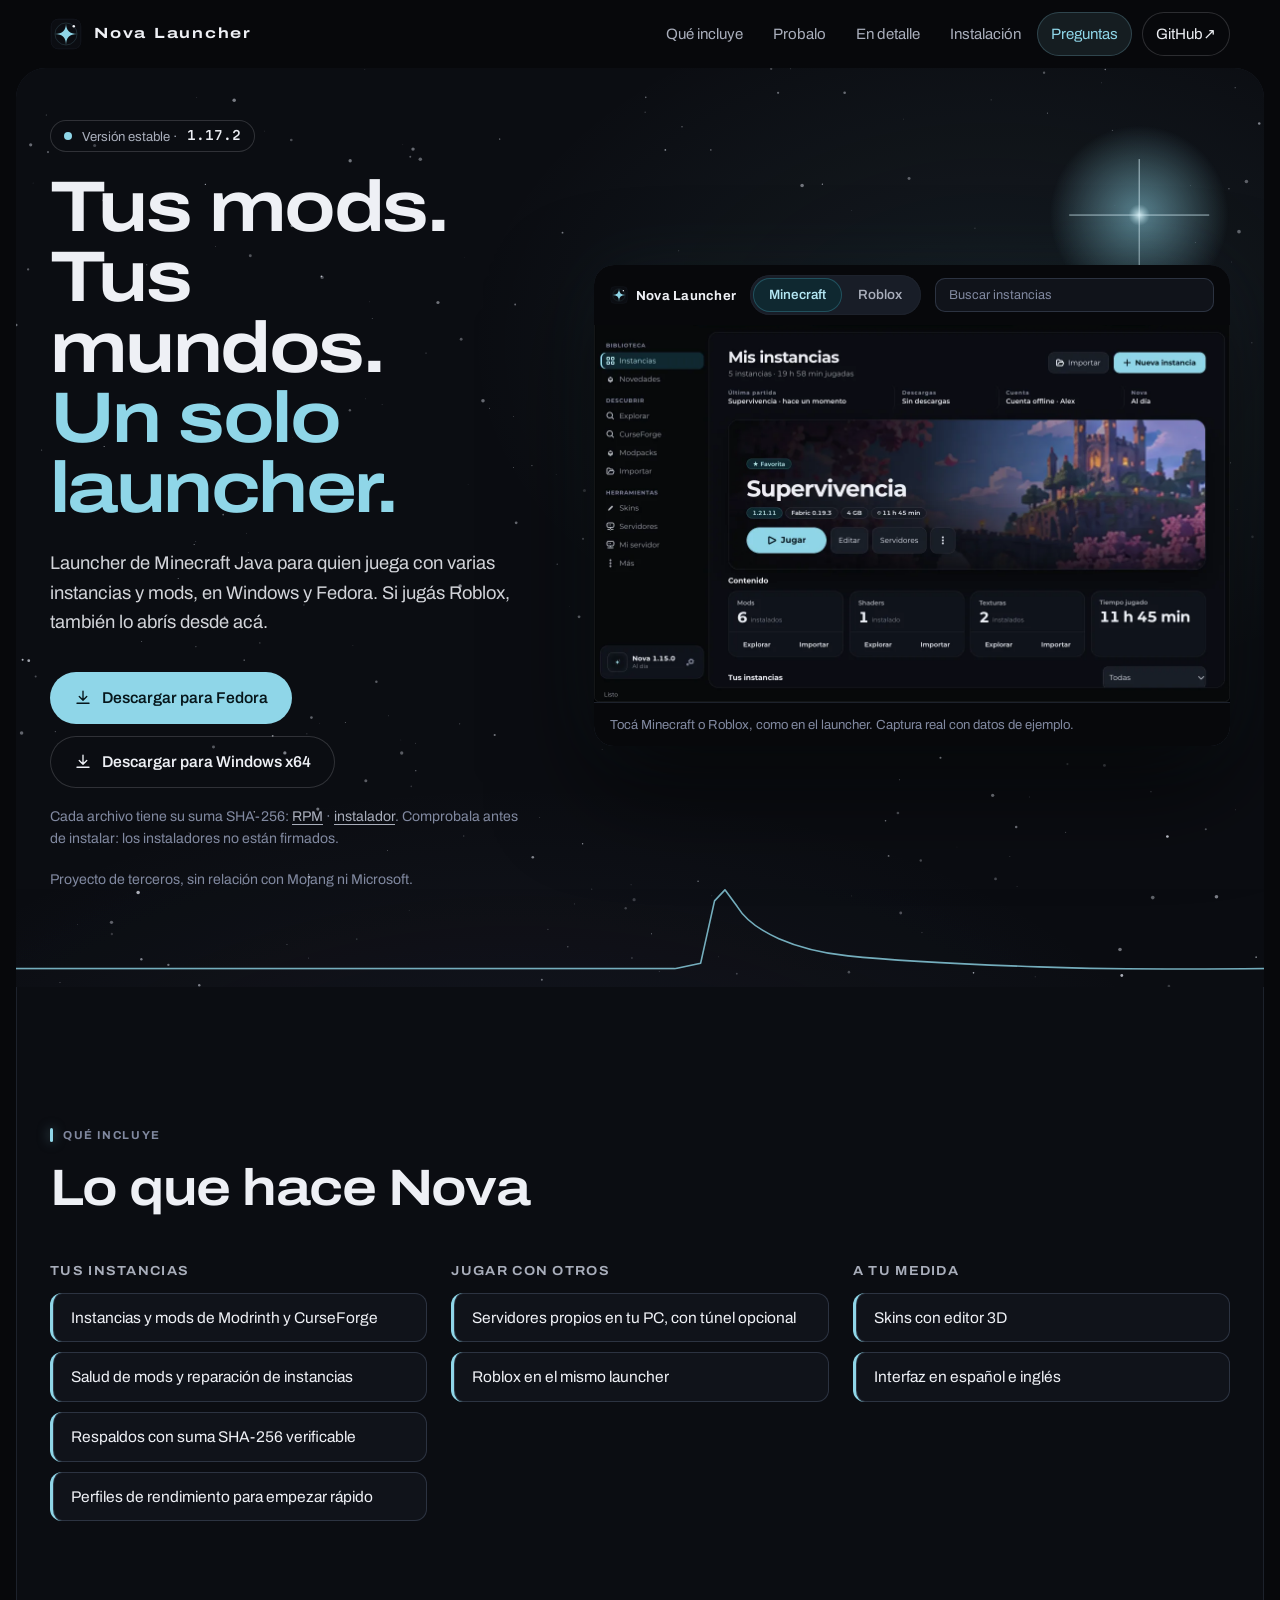
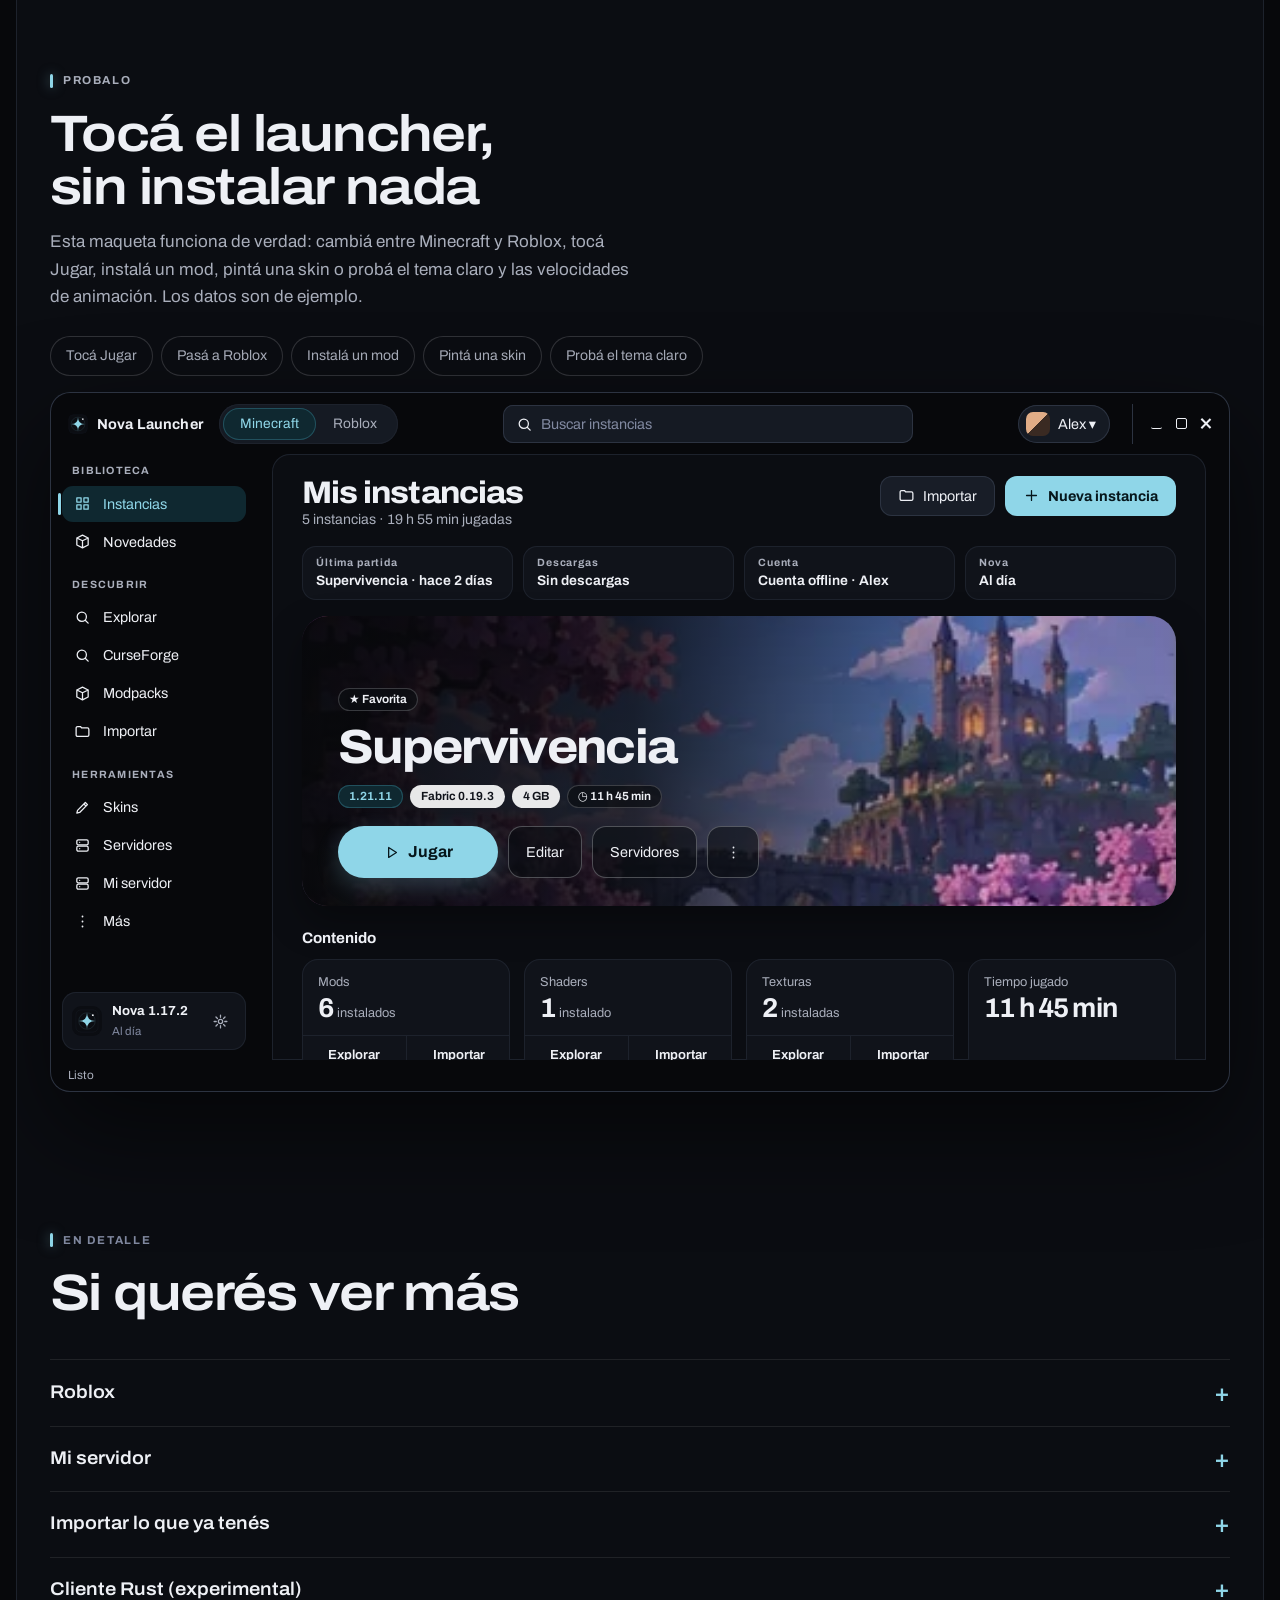
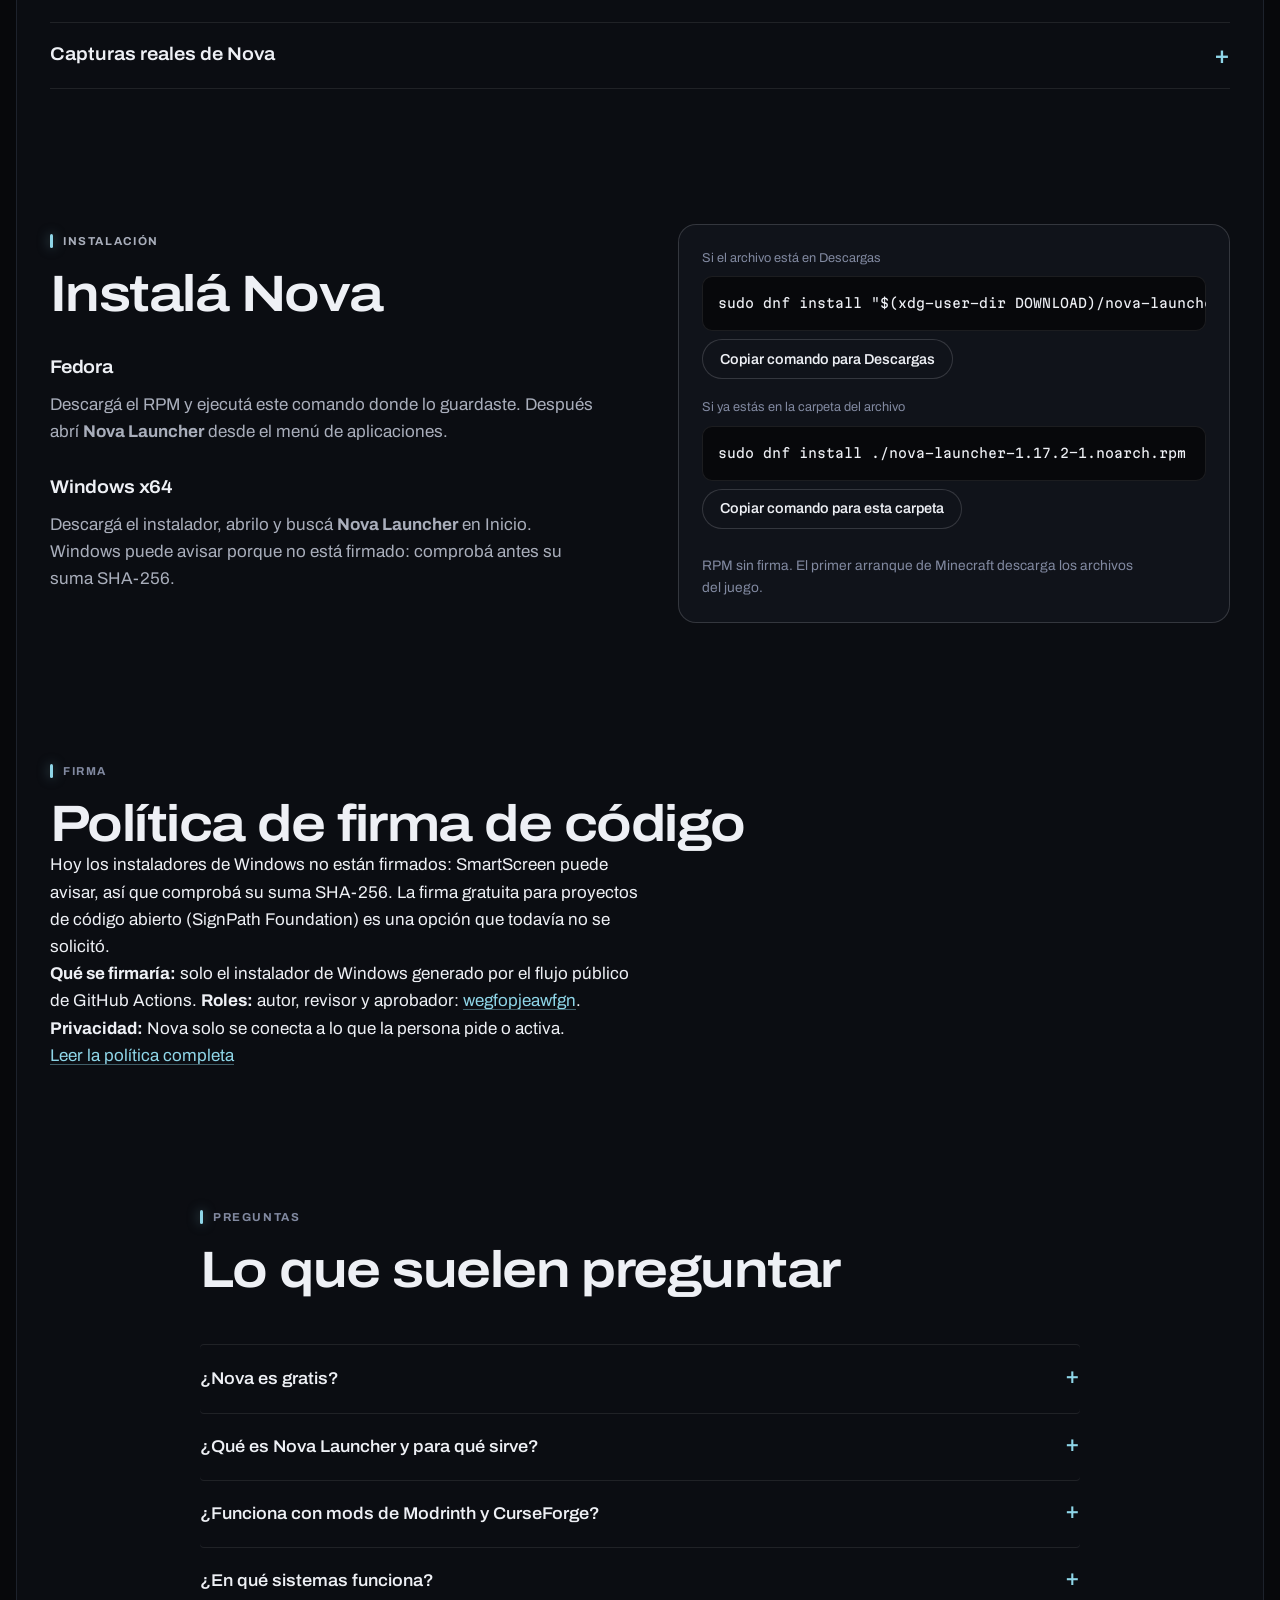
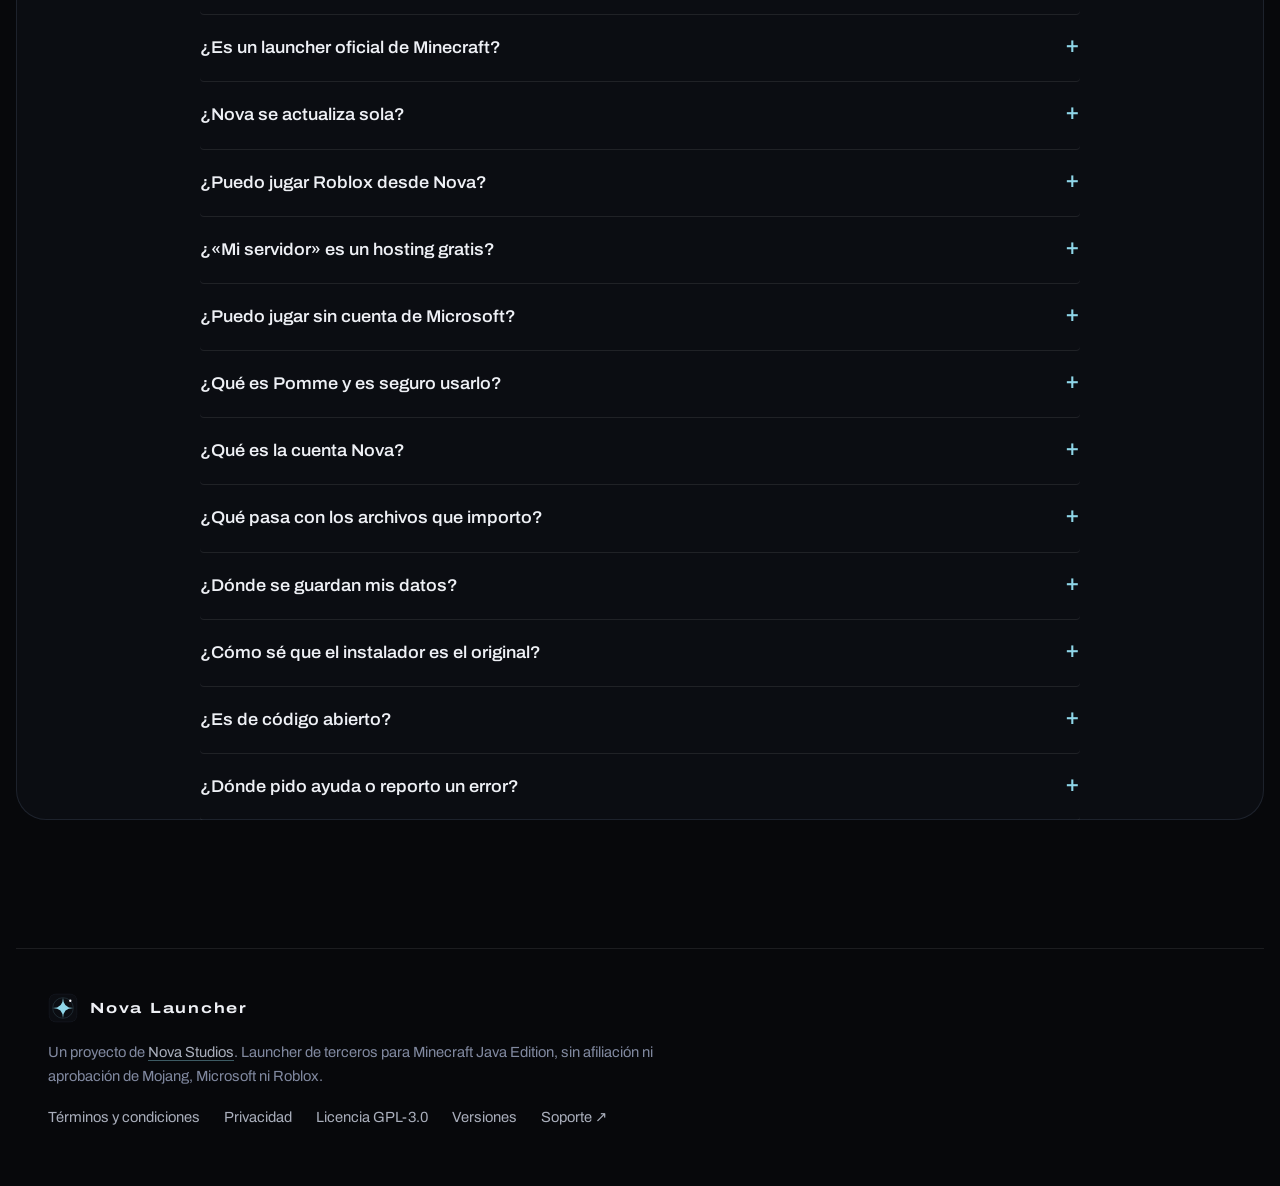
<file: docs/index.html>
<!doctype html>
<html lang="es" class="no-js">
<head>
  <meta charset="utf-8">
  <meta name="google-site-verification" content="f-KJBeJi-TfsEfmEEZ4IR44FSGLed9uF5Enj_0-LfIo" />
  <meta name="viewport" content="width=device-width, initial-scale=1">
  <script>try{if(!matchMedia("(prefers-reduced-motion: reduce)").matches&&!sessionStorage.getItem("nova-intro")&&!/sin-entrada/.test(location.hash))document.documentElement.classList.add("has-intro")}catch(e){}</script>
  <title>Nova Launcher — Launcher de Minecraft Java para Windows y Fedora</title>
  <meta name="description" content="Nova Launcher organiza tus instancias de Minecraft Java: mods de Modrinth y CurseForge, respaldos, skins y tu propio servidor local. Para Windows y Fedora.">
  <meta name="theme-color" content="#07080b">
  <meta name="color-scheme" content="dark">
  <link rel="canonical" href="https://www.novamc.site/">
  <link rel="icon" type="image/svg+xml" href="assets/nova.svg">
  <meta property="og:type" content="website">
  <meta property="og:title" content="Nova Launcher — Tus mods. Tus mundos. Un solo launcher.">
  <meta property="og:description" content="Instancias y mods de Minecraft Java, tu propio servidor local y Roblox en un solo launcher, para Windows y Fedora.">
  <meta property="og:url" content="https://www.novamc.site/">
  <meta property="og:image" content="https://www.novamc.site/assets/nova-biblioteca.webp">
  <meta property="og:image:width" content="1280">
  <meta property="og:image:height" content="820">
  <meta property="og:image:alt" content="Biblioteca de Nova Launcher con el banner de una instancia y el botón Jugar">
  <meta property="og:image:type" content="image/webp">
  <meta property="og:site_name" content="Nova Launcher">
  <meta property="og:locale" content="es_AR">
  <meta name="twitter:card" content="summary_large_image">
  <link rel="preconnect" href="https://fonts.googleapis.com">
  <link rel="preconnect" href="https://fonts.gstatic.com" crossorigin>
  <link rel="stylesheet" href="https://fonts.googleapis.com/css2?family=Archivo:wdth,wght@62..125,300..800&family=Martian+Mono:wdth,wght@87.5,400;87.5,500&display=swap">
  <link rel="stylesheet" href="estilos.css?v=1.17.2">
  <link rel="stylesheet" href="demo.css?v=1.17.2">
  <script type="application/ld+json">
  {"@context":"https://schema.org","@type":"SoftwareApplication","name":"Nova Launcher","alternateName":"NovaMC","softwareVersion":"1.17.2","offers":{"@type":"Offer","price":"0","priceCurrency":"USD"},"applicationCategory":"GameApplication","operatingSystem":"Windows, Fedora Linux","url":"https://www.novamc.site/","downloadUrl":"https://github.com/wegfopjeawfgn/nova-launcher/releases/latest","description":"Launcher de terceros para Minecraft Java Edition: instancias, mods, respaldos, skins, servidor local y acceso a Roblox.","inLanguage":"es","publisher":{"@type":"Organization","name":"Nova Studios","url":"https://studiosnova.vercel.app/"}}
  </script>
</head>
<body>
  <div class="intro-veil" data-intro aria-hidden="true"><canvas></canvas><span class="intro-word">NOVA</span></div>
  <a class="skip" href="#contenido">Ir al contenido</a>
  <header class="bar" data-bar>
    <div class="wrap bar-in">
      <a class="brand" href="./" aria-label="Nova Launcher, ir al inicio"><img src="assets/nova.svg" width="32" height="32" alt=""><span>Nova Launcher</span></a>
      <nav aria-label="Navegación">
        <a href="#funciones">Qué incluye</a>
        <a href="#probar">Probalo</a>
        <a href="#detalle">En detalle</a>
        <a href="#instalacion">Instalación</a>
        <a href="#preguntas">Preguntas</a>
        <a class="nav-cta" href="https://github.com/wegfopjeawfgn/nova-launcher">GitHub <span aria-hidden="true">↗</span></a>
      </nav>
    </div>
  </header>

  <main id="contenido">
    <section class="hero" aria-labelledby="titulo">
      <canvas class="sky" data-sky aria-hidden="true"></canvas>
      <div class="wrap hero-grid">
        <div class="hero-copy">
          <p class="badge"><span aria-hidden="true"></span> Versión estable · <b id="release-version">1.17.2</b></p>
          <h1 id="titulo">Tus mods. Tus mundos.<br><em>Un solo launcher.</em></h1>
          <p class="intro">Launcher de Minecraft Java para quien juega con varias instancias y mods, en Windows y Fedora. Si jugás Roblox, también lo abrís desde acá.</p>
          <div class="actions">
            <a class="btn primary" id="release-rpm" href="descargas/nova-launcher-1.17.2-1.noarch.rpm" download><svg aria-hidden="true" viewBox="0 0 24 24"><path d="M12 3v12m-5-5 5 5 5-5M4 19h16"/></svg> Descargar para Fedora</a>
            <div class="windows-download" id="windows-download">
              <a class="btn" id="windows-installer" href="https://github.com/wegfopjeawfgn/nova-launcher/releases/download/v1.17.2/nova-launcher-1.17.2-windows-x64-setup.exe"><svg aria-hidden="true" viewBox="0 0 24 24"><path d="M12 3v12m-5-5 5 5 5-5M4 19h16"/></svg> Descargar para Windows x64</a>
            </div>
          </div>
          <p class="download-meta">Cada archivo tiene su suma SHA-256: <a id="release-checksum" href="descargas/nova-launcher-1.17.2-1.noarch.rpm.sha256" download>RPM</a> · <a id="windows-checksum" href="https://github.com/wegfopjeawfgn/nova-launcher/releases/download/v1.17.2/nova-launcher-1.17.2-windows-x64-setup.exe.sha256">instalador</a>. Comprobala antes de instalar: los instaladores no están firmados.</p>
          <p class="download-meta">Proyecto de terceros, sin relación con Mojang ni Microsoft.</p>
        </div>
        <figure class="win hero-shot" data-win>
          <div class="win-bar">
            <span class="win-brand"><img src="assets/nova.svg" width="18" height="18" alt=""> Nova Launcher</span>
            <div class="seg" role="tablist" aria-label="Elegí un juego para ver su pantalla">
              <span class="seg-pill" aria-hidden="true"></span>
              <button class="seg-btn is-on" type="button" role="tab" aria-selected="true" data-game="minecraft">Minecraft</button>
              <button class="seg-btn" type="button" role="tab" aria-selected="false" data-game="roblox">Roblox</button>
            </div>
            <span class="win-search" aria-hidden="true">Buscar instancias</span>
          </div>
          <div class="win-body">
            <img data-view="minecraft" src="assets/nova-biblioteca.webp" width="1280" height="820" fetchpriority="high" alt="Biblioteca de Nova Launcher con el banner de una instancia, el botón Jugar, los estantes de mods, shaders y texturas y la lista de instancias">
            <img class="is-off" data-view="roblox" src="assets/nova-roblox-amigos.webp" width="1280" height="820" loading="lazy" alt="Pantalla de Roblox en Nova con el buscador arriba, la fila de amigos, las pestañas de categorías y una grilla de juegos con botón Jugar">
            <canvas class="portal" aria-hidden="true"></canvas>
          </div>
          <figcaption>Tocá Minecraft o Roblox, como en el launcher. Captura real con datos de ejemplo.</figcaption>
        </figure>
      </div>
      <svg class="curve" viewBox="0 0 1440 120" preserveAspectRatio="none" aria-hidden="true"><path d="M0 100H760L790 94 806 26 818 14 832 32C850 60 900 80 960 86S1120 96 1180 98 1340 101 1440 100"/></svg>
    </section>

    <section class="section wrap" id="funciones" aria-labelledby="funciones-titulo">
      <p class="caption">QUÉ INCLUYE</p>
      <h2 id="funciones-titulo">Lo que hace Nova</h2>
      <div class="groups reveal" data-stagger>
        <div class="group">
          <h3>Tus instancias</h3>
          <ul class="cards">
            <li>Instancias y mods de Modrinth y CurseForge</li>
            <li>Salud de mods y reparación de instancias</li>
            <li>Respaldos con suma SHA-256 verificable</li>
            <li>Perfiles de rendimiento para empezar rápido</li>
          </ul>
        </div>
        <div class="group">
          <h3>Jugar con otros</h3>
          <ul class="cards">
            <li>Servidores propios en tu PC, con túnel opcional</li>
            <li>Roblox en el mismo launcher</li>
          </ul>
        </div>
        <div class="group">
          <h3>A tu medida</h3>
          <ul class="cards">
            <li>Skins con editor 3D</li>
            <li>Interfaz en español e inglés</li>
          </ul>
        </div>
      </div>
    </section>

    <section class="section wrap" id="probar" aria-labelledby="probar-titulo">
      <div class="demo-head reveal">
        <p class="caption">PROBALO</p>
        <h2 id="probar-titulo">Tocá el launcher, sin instalar nada</h2>
        <p>Esta maqueta funciona de verdad: cambiá entre Minecraft y Roblox, tocá Jugar, instalá un mod, pintá una skin o probá el tema claro y las velocidades de animación. Los datos son de ejemplo.</p>
      </div>
      <div class="dm-try" aria-label="Atajos para probar">
        <button type="button" data-try="play">Tocá Jugar</button>
        <button type="button" data-try="roblox">Pasá a Roblox</button>
        <button type="button" data-try="mods">Instalá un mod</button>
        <button type="button" data-try="skin">Pintá una skin</button>
        <button type="button" data-try="theme">Probá el tema claro</button>
      </div>
      <div id="demo"><img src="assets/nova-biblioteca.webp" width="1280" height="820" loading="lazy" alt="Biblioteca de Nova Launcher con el banner de una instancia y el botón Jugar"></div>
    </section>

    <section class="section wrap" id="detalle" aria-labelledby="detalle-titulo">
      <p class="caption">EN DETALLE</p>
      <h2 id="detalle-titulo">Si querés ver más</h2>
      <details class="more"><summary>Roblox</summary>
    <div class="import det-body" id="roblox">
      <div class="copy reveal">
        <p>Al abrir Nova elegís a qué querés jugar. Con Roblox explorás los juegos del momento, elegís un servidor, entrás directo al juego y te unís a tus amigos, sin pasar por el navegador.</p>
        <dl class="kinds">
          <div><dt>Explorar</dt><dd>Tendencias, Más jugados, Emergentes y En grupo</dd></div>
          <div><dt>Buscar</dt><dd>por nombre, o pegando el enlace de un juego de roblox.com</dd></div>
          <div><dt>Jugar</dt><dd>abre ese juego con Sober en Linux, o con el cliente oficial en Windows y Mac</dd></div>
          <div><dt>Servidores</dt><dd>los servidores públicos de cada juego, con jugadores y ping, para unirte a uno</dd></div>
          <div><dt>Amigos</dt><dd>una fila arriba con tus amigos: tocás uno para unirte a su partida</dd></div>
          <div><dt>Tuyos</dt><dd>favoritos con una estrella y los últimos juegos que abriste</dd></div>
        </dl>
        <ul class="checks">
          <li>Podés iniciar sesión con la página oficial de Roblox para ver tu nombre y tu avatar en Nova. Es opcional y Nova no ve tu contraseña.</li>
          <li>La lista de amigos la armás vos, por nombre de usuario: Nova no lee tu cuenta de Roblox ni sabe quién está conectado. Roblox decide si podés unirte.</li>
          <li>Si un juego es de pago, el botón muestra su precio; Nova no sabe si ya lo tenés.</li>
          <li>Servidores privados: Nova no puede saber si un juego los permite ni cuánto cuestan. Un botón abre la página del juego, donde los creás.</li>
          <li>En Linux hace falta Sober, un cliente no oficial; Nova te avisa si no lo encuentra.</li>
          <li>Probado en Fedora con Sober. Unirse a un amigo o a un servidor exacto, y Windows y Mac, todavía no se probaron de punta a punta.</li>
        </ul>
      </div>
      <div class="shots">
        <figure class="shot reveal">
          <img src="assets/nova-juegos.webp" width="1280" height="820" loading="lazy" alt="Pantalla inicial de Nova con dos tarjetas con portada: Minecraft y Roblox, y la opción Recordar mi elección">
          <figcaption>La pantalla de inicio. Podés recordar tu elección.</figcaption>
        </figure>
        <figure class="shot reveal">
          <img src="assets/nova-roblox-amigos.webp" width="1280" height="820" loading="lazy" alt="Pantalla de Roblox en Nova con el buscador arriba, la fila de amigos con sus avatares, las pestañas de categorías y una grilla de juegos con botón Jugar">
          <figcaption>La cuenta y la fila de amigos arriba. Cuenta y amigos de ejemplo, juegos reales de Roblox.</figcaption>
        </figure>
        <figure class="shot narrow reveal">
          <img src="assets/nova-roblox-servidores.webp" width="520" height="680" loading="lazy" alt="Ventana Servidores de un juego de Roblox: lista de servidores con su estado, jugadores y ping, y un botón Unirme en cada uno, más un bloque sobre servidores privados">
          <figcaption>Los servidores de un juego. Servidores reales al momento de la captura.</figcaption>
        </figure>
      </div>
    </div>
      </details>
      <details class="more"><summary>Mi servidor</summary>
    <div class="det-body" id="servidor">
      <p class="lead">Creá un servidor en tu PC para jugar con amigos: Vanilla, Paper, Fabric o Forge. Corre en tu computadora, no en la nube: solo está disponible mientras tu PC y el servidor estén encendidos. Nova no ofrece alojamiento.</p>
      <div class="showcase">
        <div class="row reveal">
          <div class="copy">
            <h3>Encendelo, mirá la consola y compartí la dirección</h3>
            <p>Encender, apagar y reiniciar con un clic, consola con comandos y la dirección lista para copiar: la de este equipo y la de tu red local, la que usan tus amigos si están en tu mismo wifi.</p>
          </div>
          <figure class="shot"><img src="assets/nova-servidor-consola.webp" width="1280" height="820" loading="lazy" alt="Servidor Los pibes encendido, con las direcciones localhost y de la red local, las pestañas Consola, Estado, Jugadores, Archivos, Plugins, Respaldos, Amigos y Ajustes, y la consola del servidor"><figcaption>Consola y direcciones. La IP es un ejemplo.</figcaption></figure>
        </div>
        <div class="row flip reveal">
          <div class="copy">
            <h3>Plugins y mods con un clic</h3>
            <p>Un catálogo dentro de cada servidor. En Paper, plugins de Modrinth, de Hangar (con su suma SHA-256) y de SpigotMC; en Fabric y Forge, mods de Modrinth. Forge baja su propio Java verificado si tu PC no tiene uno.</p>
          </div>
          <figure class="shot"><img src="assets/nova-servidor-hangar.webp" width="1280" height="1080" loading="lazy" alt="Catálogo de plugins de un servidor Paper con el selector de fuente en Hangar y una lista de plugins con botón Instalar"><figcaption>Catálogo de plugins</figcaption></figure>
        </div>
        <div class="row reveal">
          <div class="copy">
            <h3>Respaldos y actualizaciones sin perder el mundo</h3>
            <p>Respaldos automáticos cada tantas horas, al apagar si querés, y restaurar cuando quieras. Al actualizar el servidor a otra versión, Nova guarda un respaldo antes.</p>
          </div>
          <figure class="shot"><img src="assets/nova-servidor-respaldos.webp" width="1280" height="820" loading="lazy" alt="Pestaña Respaldos del servidor con los respaldos automáticos, cada cuántas horas, cuántos guardar y el botón Crear respaldo ahora"><figcaption>Respaldos del mundo</figcaption></figure>
        </div>
        <div class="row flip reveal">
          <div class="copy">
            <h3>Quién juega y cómo va el servidor</h3>
            <p>Mirá quién está conectado y expulsalo si hace falta, dale permisos de operador y administrá la lista blanca. En Estado ves la memoria y el procesador en vivo.</p>
          </div>
          <figure class="shot"><img src="assets/nova-servidor-jugadores.webp" width="1280" height="1080" loading="lazy" alt="Pestaña Jugadores con los conectados ahora, los operadores y la lista blanca"><figcaption>Jugadores, operadores y lista blanca</figcaption></figure>
        </div>
        <div class="row reveal">
          <div class="copy">
            <h3>Amigos fuera de tu red, con un túnel opcional</h3>
            <p>Para que entren desde otra red podés abrir el puerto en tu router o usar el túnel de playit.gg. Es un servicio externo de terceros, con sus propias condiciones: Nova te lo explica y te pide aceptarlo antes de descargar su agente.</p>
          </div>
          <figure class="shot"><img src="assets/nova-servidor-amigos.webp" width="1280" height="820" loading="lazy" alt="Pestaña Amigos con la explicación del túnel de playit.gg y el paso para descargar su agente"><figcaption>Túnel opcional con playit.gg</figcaption></figure>
        </div>
        <div class="row flip reveal">
          <div class="copy">
            <h3>Importá el servidor que ya tenés</h3>
            <p>Nova detecta el tipo, la versión, el puerto y la memoria de una carpeta existente y la copia: la original no se toca. Después se maneja como cualquier servidor de Nova.</p>
          </div>
          <figure class="shot narrow"><img src="assets/nova-servidor-importar.webp" width="520" height="814" loading="lazy" alt="Ventana Importar servidor con la carpeta elegida y el tipo, la versión, la memoria y el puerto detectados"><figcaption>Importar un servidor. Carpeta de ejemplo.</figcaption></figure>
        </div>
      </div>
    </div>
      </details>
      <details class="more"><summary>Importar lo que ya tenés</summary>
    <div class="import det-body" id="importar">
      <div class="copy reveal">
        <p>Elegí los archivos o arrastralos a la ventana. Nova mira dentro de cada uno, te dice qué es y a qué instancia va, y solo entonces lo copia.</p>
        <dl class="kinds">
          <div><dt>Mods</dt><dd><code>.jar</code> de Fabric, Quilt, Forge o NeoForge</dd></div>
          <div><dt>Texturas</dt><dd><code>.zip</code> con <code>pack.mcmeta</code></dd></div>
          <div><dt>Shaders</dt><dd><code>.zip</code> con la carpeta <code>shaders</code></dd></div>
          <div><dt>Datos</dt><dd>paquetes de datos para un mundo de la instancia</dd></div>
          <div><dt>Modpacks</dt><dd><code>.mrpack</code> o ZIP de CurseForge, como instancia nueva</dd></div>
        </dl>
        <ul class="checks">
          <li>Avisa si un mod es de otro cargador o si la instancia es Vanilla.</li>
          <li>Nunca pisa un archivo: si ya está, lo omite; si cambió, guarda una copia numerada.</li>
          <li>Copia por pasos, así que una interrupción no deja archivos a medias.</li>
        </ul>
      </div>
      <figure class="shot reveal">
        <img src="assets/nova-importar.webp" width="580" height="643" loading="lazy" alt="Ventana Revisar archivos con un shader, un pack de texturas y dos mods listados con su tipo y tamaño, una advertencia de cargador y un archivo que no se puede importar">
        <figcaption>Revisión antes de importar. Archivos de ejemplo.</figcaption>
      </figure>
    </div>
      </details>
      <details class="more"><summary>Cliente Rust (experimental)</summary>
    <div class="import rust det-body" id="rust">
      <div class="copy reveal">
        <p>Cada instancia puede usar <strong>Pomme</strong>, un cliente de Minecraft Java escrito en Rust. Java sigue siendo lo normal: Pomme es una opción más, y se elige por instancia en Editar instancia.</p>
        <dl class="kinds">
          <div><dt>Estado</dt><dd>experimental: Pomme está en desarrollo y le faltan funciones</dd></div>
          <div><dt>Es de</dt><dd>un proyecto independiente, no oficial (<code>PommeMC/Client</code>, GPL-3.0)</dd></div>
          <div><dt>Mods</dt><dd>no usa mods, shaders ni texturas de Java</dd></div>
          <div><dt>Cuenta</dt><dd>tiene su propio inicio de sesión de Microsoft y pide tener Minecraft Java</dd></div>
          <div><dt>Sistemas</dt><dd>Linux x64 y Windows x64</dd></div>
        </dl>
        <ul class="checks">
          <li>Nova te pregunta antes de descargarlo y lo baja de la release oficial en GitHub.</li>
          <li>Comprueba el tamaño y la suma SHA-256 que publica GitHub antes de abrirlo.</li>
          <li>El tiempo jugado cuenta igual que con Java y, si falla, queda un <code>pomme.log</code>.</li>
        </ul>
      </div>
      <div class="shots">
        <figure class="shot reveal">
          <img src="assets/nova-pomme.webp" width="1280" height="820" loading="lazy" alt="Biblioteca de Nova con una instancia que usa Pomme: el banner muestra la etiqueta Pomme · Rust y un aviso de que no usa los mods de Java">
          <figcaption>Una instancia con Pomme. Datos de ejemplo.</figcaption>
        </figure>
        <figure class="shot small reveal">
          <img src="assets/nova-pomme-descarga.webp" width="460" height="287" loading="lazy" alt="Aviso Descargar Pomme: explica que es un cliente no oficial, en desarrollo, y que Nova comprueba su suma SHA-256">
          <figcaption>El aviso antes de descargar</figcaption>
        </figure>
      </div>
    </div>
      </details>
      <details class="more"><summary>Capturas reales de Nova</summary>
    <div class="det-body" id="capturas">
      <div class="showcase">
        <div class="row reveal">
          <div class="copy">
            <h3>Arrastrá y soltá</h3>
            <p>Soltá archivos sobre la ventana y Nova los revisa en el momento. También podés usar el botón <strong>Importar</strong> de cada estante, o <kbd>Ctrl</kbd> + <kbd>O</kbd>.</p>
          </div>
          <figure class="shot"><img src="assets/nova-soltar.webp" width="1280" height="820" loading="lazy" alt="Biblioteca de Nova oscurecida con el aviso Soltá los archivos para importarlos"><figcaption>Arrastrar y soltar</figcaption></figure>
        </div>
        <div class="row flip reveal">
          <div class="copy">
            <h3>Ajustes claros, sin pestañas</h3>
            <p>Nombre, portada, versión, memoria y Java en secciones. El formulario se desplaza solo y los botones Guardar y Cancelar quedan siempre a la vista.</p>
          </div>
          <figure class="shot"><img src="assets/nova-editar.webp" width="1280" height="820" loading="lazy" alt="Formulario Editar instancia dividido en secciones Instancia, Minecraft, Rendimiento y Java"><figcaption>Editar instancia</figcaption></figure>
        </div>
        <div class="row reveal">
          <div class="copy">
            <h3>Empezá desde una plantilla</h3>
            <p>Supervivencia, PvP, rendimiento, creativo y más. Completan el formulario con ajustes razonables y no asignan más de la mitad de tu RAM.</p>
          </div>
          <figure class="shot"><img src="assets/nova-plantillas.webp" width="1280" height="820" loading="lazy" alt="Lista de plantillas de instancia: Vanilla, Supervivencia, PvP, Modpacks, Rendimiento, Creativo y Experimentación"><figcaption>Plantillas de instancia</figcaption></figure>
        </div>
        <div class="row reveal">
          <div class="copy">
            <h3>Un editor de skins con vista 3D</h3>
            <p>Pintás sobre la skin desplegada, con cada parte y la capa exterior marcadas, y ves el resultado girando en 3D. Tiene lápiz, borrar, gotero, relleno, simetría, paleta y deshacer; una biblioteca con miniaturas; y «De un jugador» trae la skin de cualquiera por su nombre. Abre también las skins antiguas de 64 × 32.</p>
          </div>
          <figure class="shot"><img src="assets/nova-skins.webp" width="1280" height="871" loading="lazy" alt="Editor de skins de Nova: biblioteca con miniaturas a la izquierda, la skin desplegada con las capas marcadas al centro y la vista previa en 3D a la derecha"><figcaption>Editor de skins. Skins de ejemplo.</figcaption></figure>
        </div>
        <div class="row flip reveal">
          <div class="copy">
            <h3>Una pantalla de inicio cuando abrís Minecraft</h3>
            <p>Al tocar Jugar, Nova muestra el avance real: preparar, archivos, iniciar Java y en juego, con el logo animado. Se va sola cuando Minecraft abre y, si algo falla, te dice el motivo. Se apaga en Ajustes.</p>
          </div>
          <figure class="shot"><img src="assets/nova-inicio-juego.webp" width="1280" height="820" loading="lazy" alt="Pantalla de inicio de Nova con la portada de la instancia, el logo animado y cuatro pasos: Preparar, Archivos, Iniciar Java y En juego"><figcaption>La pantalla de inicio al jugar</figcaption></figure>
        </div>
        <div class="row reveal">
          <div class="copy">
            <h3>Actualizaciones en segundo plano, si querés</h3>
            <p>Actívalas en Ajustes. Nova descarga la versión nueva mientras la usás y comprueba su SHA-256; instalarla es un clic y no instala nada sola. Si no las activás, Nova solo te avisa.</p>
          </div>
          <figure class="shot"><img src="assets/nova-ajustes-actualizar.webp" width="1280" height="820" loading="lazy" alt="Ajustes de Nova, sección Actualizaciones, con el interruptor Actualizar Nova en segundo plano"><figcaption>Ajustes → Actualizaciones</figcaption></figure>
        </div>
        <div class="row flip reveal">
          <div class="copy">
            <h3>Una interfaz nueva, oscura o clara</h3>
            <p>Un marco nocturno con un panel redondeado, el selector Minecraft/Roblox arriba y una barra lateral más corta: lo menos usado queda detrás de «Más». Elegí el tema claro en Ajustes si lo preferís.</p>
          </div>
          <figure class="shot"><img src="assets/nova-claro.webp" width="1280" height="820" loading="lazy" alt="Biblioteca de Nova con el tema claro"><figcaption>Tema claro</figcaption></figure>
        </div>
        <div class="row reveal">
          <div class="copy">
            <h3>Una entrada con estrella saltarina</h3>
            <p>Al abrir Nova, su estrella cae, rebota y deja un destello antes de que la interfaz se arme. Al elegir Minecraft o Roblox, el color del juego se expande desde donde tocaste y cambia la pantalla. En Ajustes → Animaciones las ponés lentas, normales, rápidas o apagadas; si tu sistema las desactiva, Nova tampoco anima.</p>
          </div>
          <figure class="shot"><img src="assets/nova-entrada.webp" width="720" height="448" loading="lazy" alt="Animación de entrada de Nova: la estrella cae, rebota tres veces y suelta anillos de luz y chispas"><figcaption>La entrada de Nova</figcaption></figure>
        </div>
      </div>
    </div>
      </details>
    </section>

    <section class="section wrap install" id="instalacion" aria-labelledby="instalacion-titulo">
      <div>
        <p class="caption">INSTALACIÓN</p>
        <h2 id="instalacion-titulo">Instalá Nova</h2>
        <h3>Fedora</h3>
        <p>Descargá el RPM y ejecutá este comando donde lo guardaste. Después abrí <strong>Nova Launcher</strong> desde el menú de aplicaciones.</p>
        <h3>Windows x64</h3>
        <p>Descargá el instalador, abrilo y buscá <strong>Nova Launcher</strong> en Inicio. Windows puede avisar porque no está firmado: comprobá antes su suma SHA-256.</p>
      </div>
      <div class="terminal">
        <span>Si el archivo está en Descargas</span>
        <pre><code id="install-downloads">sudo dnf install "$(xdg-user-dir DOWNLOAD)/nova-launcher-1.17.2-1.noarch.rpm"</code></pre>
        <button type="button" data-copy-command="install-downloads" hidden>Copiar comando para Descargas</button>
        <span>Si ya estás en la carpeta del archivo</span>
        <pre><code id="install-current">sudo dnf install ./nova-launcher-1.17.2-1.noarch.rpm</code></pre>
        <button type="button" data-copy-command="install-current" hidden>Copiar comando para esta carpeta</button>
        <p id="copy-status" role="status"></p>
        <p>RPM sin firma. El primer arranque de Minecraft descarga los archivos del juego.</p>
      </div>
    </section>

    <section class="section wrap" id="firma" aria-labelledby="firma-titulo">
      <p class="caption">FIRMA</p>
      <h2 id="firma-titulo">Política de firma de código</h2>
      <p>Hoy los instaladores de Windows no están firmados: SmartScreen puede avisar, así que comprobá su suma SHA-256. La firma gratuita para proyectos de código abierto (SignPath Foundation) es una opción que todavía no se solicitó.</p>
      <p><strong>Qué se firmaría:</strong> solo el instalador de Windows generado por el flujo público de GitHub Actions. <strong>Roles:</strong> autor, revisor y aprobador: <a href="https://github.com/wegfopjeawfgn">wegfopjeawfgn</a>. <strong>Privacidad:</strong> Nova solo se conecta a lo que la persona pide o activa.</p>
      <p><a href="https://github.com/wegfopjeawfgn/nova-launcher/blob/main/CODE_SIGNING_POLICY.md">Leer la política completa</a></p>
      <!-- ACTIVAR cuando SignPath apruebe el certificado (mostrar y quitar el aviso de "no firmado" de arriba):
      Free code signing provided by SignPath.io, certificate by SignPath Foundation.
      -->
    </section>

    <section class="section wrap faq" id="preguntas" aria-labelledby="preguntas-titulo">
      <p class="caption">PREGUNTAS</p>
        <h2 id="preguntas-titulo">Lo que suelen preguntar</h2>
      <details>
        <summary>¿Nova es gratis?</summary>
        <p>Nova es software libre bajo la GNU GPL v3.0 o posterior y no tiene planes de pago. Minecraft no viene incluido: para jugar online con cuenta hace falta tener Minecraft Java. Igual, Nova te deja jugar sin conexión con perfiles offline, que es la forma gratis de jugar.</p>
      </details>
      <details>
        <summary>¿Qué es Nova Launcher y para qué sirve?</summary>
        <p>Es un launcher de terceros para Minecraft Java Edition. Desde una sola aplicación de escritorio gestionás instancias, mods, skins y respaldos, y podés levantar un servidor local en tu computadora.</p>
      </details>
      <details>
        <summary>¿Funciona con mods de Modrinth y CurseForge?</summary>
        <p>Sí. Podés buscar e instalar mods de Modrinth desde Nova. Con CurseForge usás su API oficial con tu propia clave: solo se instalan los mods que permiten descargas de terceros (el resto se abre en la web) y las dependencias no se instalan solas. La búsqueda de CurseForge todavía no se probó con una clave real.</p>
      </details>
      <details>
        <summary>¿En qué sistemas funciona?</summary>
        <p>En Windows x64 y en Fedora. También hay un paquete Flatpak, que se compiló y abrió en Fedora pero todavía no se probó con una partida completa.</p>
      </details>
      <details>
        <summary>¿Es un launcher oficial de Minecraft?</summary>
        <p>No. Nova es un proyecto de terceros, sin afiliación ni aprobación de Mojang, Microsoft ni Roblox. Minecraft y Roblox son marcas de sus titulares.</p>
      </details>
      <details>
        <summary>¿Nova se actualiza sola?</summary>
        <p>Solo si lo activás en Ajustes → Actualizaciones. Entonces descarga la versión nueva en segundo plano y comprueba su SHA-256 contra el que publica la release. Instalarla es un clic: en Fedora te pide autorización al sistema y en Windows corre el instalador sin ventanas y abre Nova de nuevo. Nova no instala nada sola y vuelve a comprobar el archivo justo antes de instalar. Todavía no se probó la instalación automática en Windows.</p>
      </details>
      <details>
        <summary>¿Puedo jugar Roblox desde Nova?</summary>
        <p>Nova abre el juego que elijas, o la partida de un amigo de tu lista, con el cliente de Roblox; no corre Roblox por su cuenta. En Linux usa Sober, un cliente no oficial que tenés que instalar; en Windows y Mac usa el cliente oficial. Iniciás sesión ahí: Nova no pide ni ve tu contraseña. Todavía solo se probó en Fedora con Sober.</p>
      </details>
      <details>
        <summary>¿«Mi servidor» es un hosting gratis?</summary>
        <p>No. El servidor corre en tu computadora: si la apagás o cerrás Nova, se apaga. Gasta memoria y procesador mientras se juega. Tus amigos entran por tu red local, abriendo el puerto en tu router o con el túnel opcional de playit.gg, un servicio de terceros con sus propias condiciones.</p>
      </details>
      <details>
        <summary>¿Puedo jugar sin cuenta de Microsoft?</summary>
        <p>Con Java, sí, con perfiles sin conexión. Con Pomme no: pide una cuenta de Microsoft y tener Minecraft Java. El inicio de sesión con Microsoft necesita un ID de aplicación aprobado para Minecraft Services; todavía no se probó de punta a punta.</p>
      </details>
      <details>
        <summary>¿Qué es Pomme y es seguro usarlo?</summary>
        <p>Pomme es un cliente de Minecraft Java escrito en Rust, de un proyecto independiente (<a href="https://github.com/PommeMC/Client">PommeMC/Client</a>, GPL-3.0-or-later). Nova lo descarga de su release oficial y comprueba el tamaño y la suma SHA-256 que publica GitHub. Eso confirma que es el archivo de esa release; no garantiza que el programa esté libre de errores. Sus propios autores avisan de que está en desarrollo y que sus instaladores todavía no están firmados.</p>
      </details>
      <details>
        <summary>¿Qué es la cuenta Nova?</summary>
        <p>Es la cuenta de Nova Studios, la misma de Nova Music. Desde el menú Cuentas podés iniciar sesión con Nova: se abre el navegador, aprobás un código y volvés. La contraseña nunca pasa por el launcher. No es una cuenta de Minecraft y el launcher no tiene planes de pago.</p>
      </details>
      <details>
        <summary>¿Qué pasa con los archivos que importo?</summary>
        <p>Nova los copia tal cual a la carpeta de la instancia; no los modifica ni los descomprime. Si un archivo no se reconoce o no es compatible, te lo dice y no lo copia. Lo que ya estaba instalado nunca se pisa.</p>
      </details>
      <details>
        <summary>¿Dónde se guardan mis datos?</summary>
        <p>En tu computadora: <code>~/.local/share/nova-launcher</code> en Fedora y <code>%LOCALAPPDATA%\nova-launcher</code> en Windows. Las estadísticas no salen de tu equipo y las contraseñas no se guardan.</p>
      </details>
      <details>
        <summary>¿Cómo sé que el instalador es el original?</summary>
        <p>Cada archivo de la release tiene su suma SHA-256. Nova también verifica la suma de las actualizaciones que descarga. Los instaladores todavía no tienen firma de código.</p>
        <p>En Windows, antes de abrirlo ejecutá en PowerShell <code>Get-FileHash .\nova-launcher-…-windows-x64-setup.exe -Algorithm SHA256</code> y comprobá que el resultado coincide con el archivo <code>.sha256</code> de la release. Si coincide y SmartScreen avisa, elegí «Más información → Ejecutar de todos modos».</p>
      </details>
      <details>
        <summary>¿Es de código abierto?</summary>
        <p>Sí. Nova es software libre bajo la licencia <a href="https://github.com/wegfopjeawfgn/nova-launcher/blob/main/LICENSE">GPL-3.0-or-later</a>: podés usarlo, estudiarlo, modificarlo y compartirlo, y las versiones modificadas que distribuyas deben mantener la misma licencia. Los avisos de las dependencias están en <a href="https://github.com/wegfopjeawfgn/nova-launcher/blob/main/THIRD_PARTY_LICENSES.md">THIRD_PARTY_LICENSES.md</a>.</p>
      </details>
      <details>
        <summary>¿Dónde pido ayuda o reporto un error?</summary>
        <p>En <a href="https://github.com/wegfopjeawfgn/nova-launcher/issues">GitHub</a>. Desde Ajustes podés copiar un reporte sin datos personales.</p>
      </details>
    </section>
  </main>

  <footer class="wrap footer">
    <a class="brand" href="./" aria-label="Nova Launcher, volver al inicio"><img src="assets/nova.svg" width="30" height="30" alt=""><span>Nova Launcher</span></a>
    <p>Un proyecto de <a href="https://studiosnova.vercel.app/">Nova Studios</a>. Launcher de terceros para Minecraft Java Edition, sin afiliación ni aprobación de Mojang, Microsoft ni Roblox.</p>
    <nav aria-label="Información del proyecto">
      <a href="terminos.html">Términos y condiciones</a>
      <a href="terminos.html#privacidad">Privacidad</a>
      <a href="https://github.com/wegfopjeawfgn/nova-launcher/blob/main/LICENSE">Licencia GPL-3.0</a>
      <a href="https://github.com/wegfopjeawfgn/nova-launcher/releases">Versiones</a>
      <a href="https://github.com/wegfopjeawfgn/nova-launcher/issues">Soporte ↗</a>
    </nav>
  </footer>
  <script src="version.js" defer></script>
  <script>document.documentElement.classList.remove("no-js")</script>
  <script src="efectos.js?v=1.17.2" defer></script>
  <script src="entrada.js?v=1.17.2" defer></script>
  <script src="demo.js?v=1.17.2" defer></script>
  <script>
    // Un enlace directo (#roblox, #servidor…) abre el bloque plegado que lo contiene.
    function openTarget() {
      const target = document.getElementById(decodeURIComponent(location.hash.slice(1)));
      const box = target && target.closest("details");
      if (box) { box.open = true; target.scrollIntoView(); }
    }
    addEventListener("hashchange", openTarget);
    addEventListener("DOMContentLoaded", openTarget);
  </script>
</body>
</html>
</file>
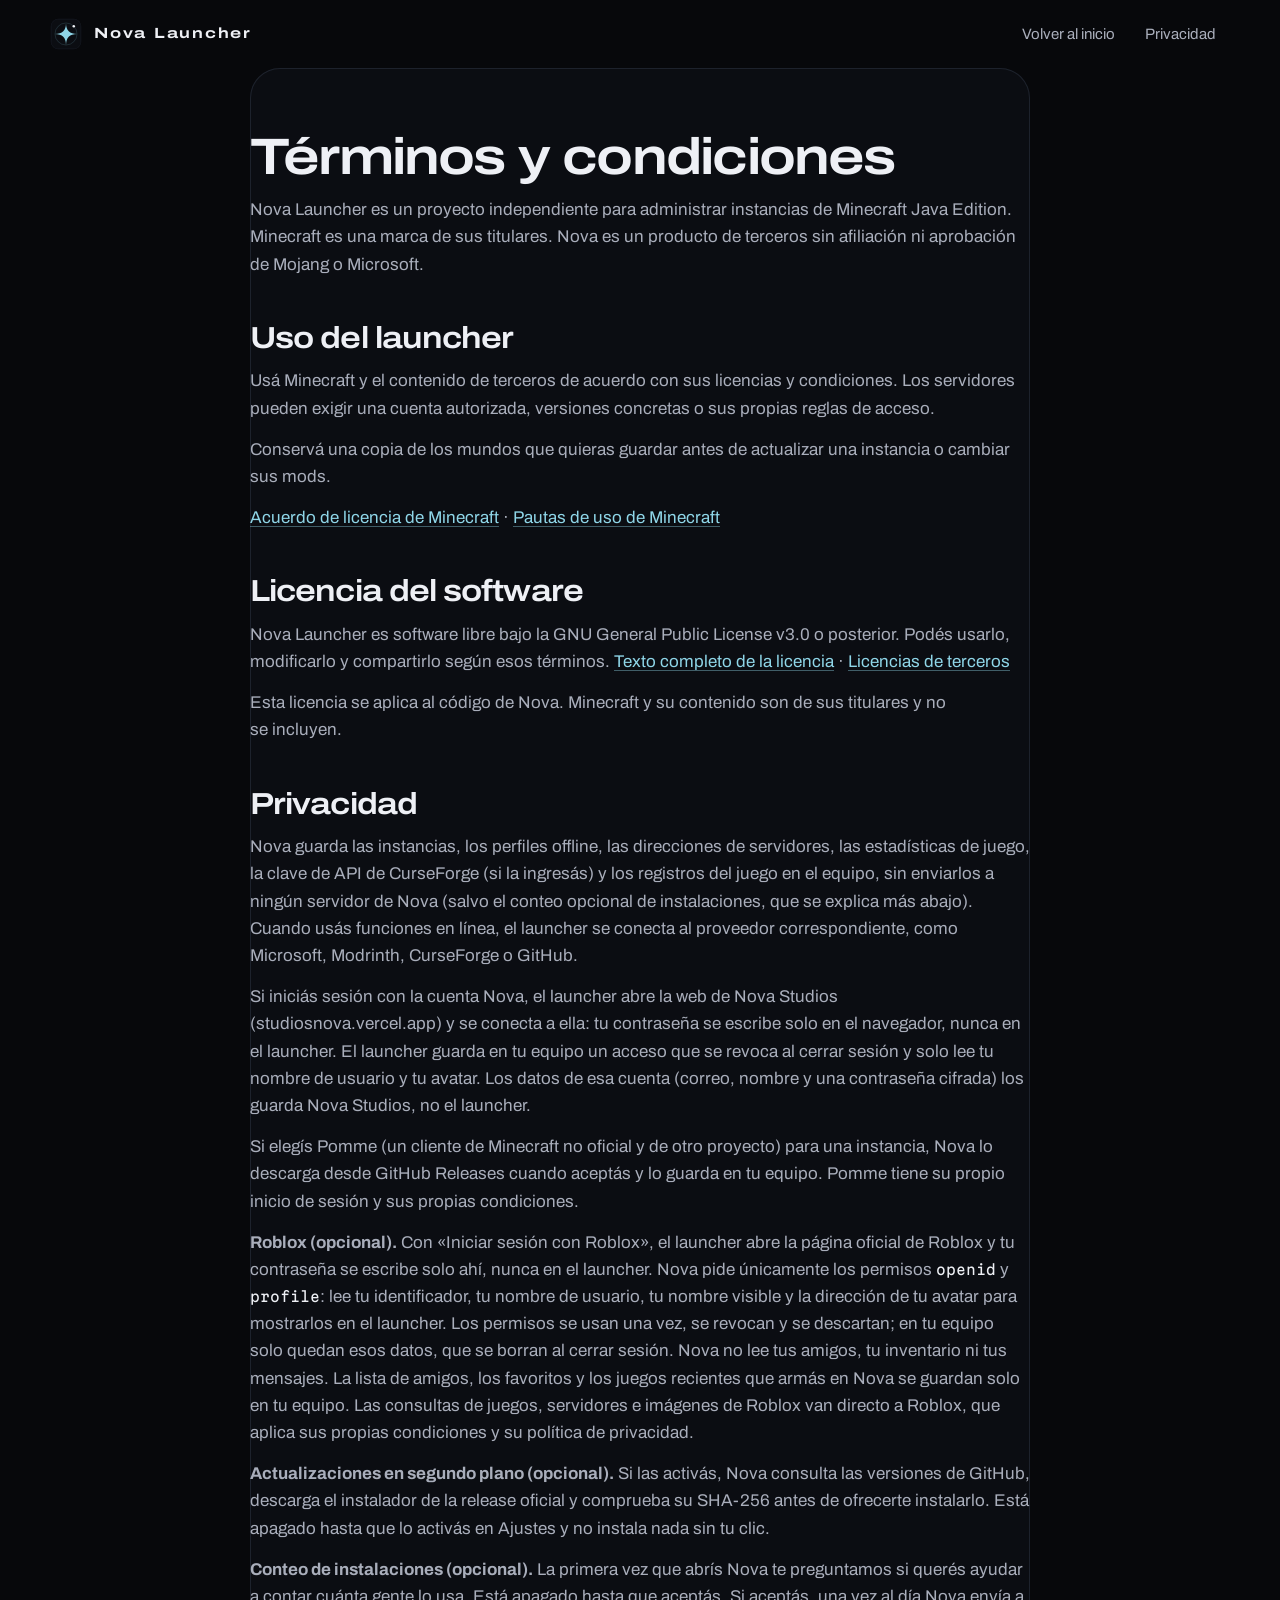
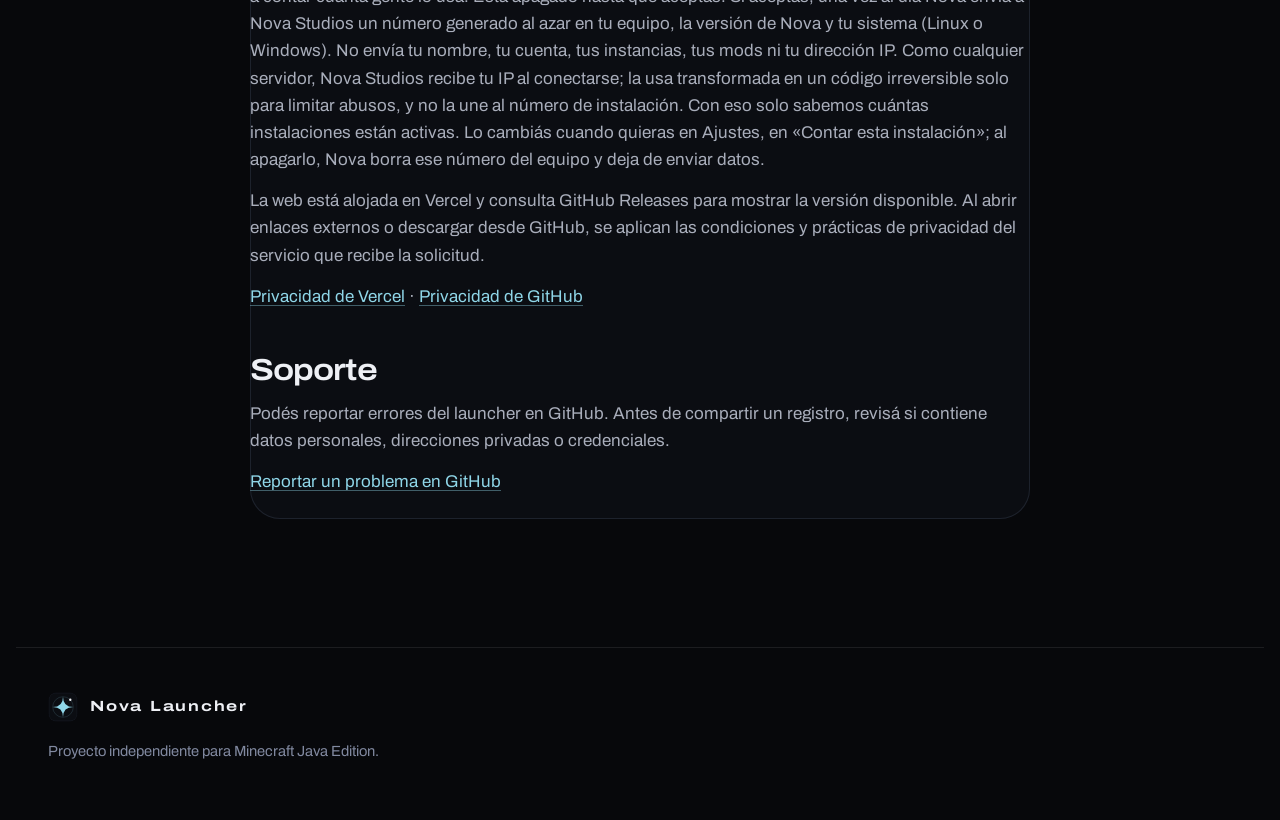
<file: docs/terminos.html>
<!doctype html>
<html lang="es">
<head>
  <meta charset="utf-8">
  <meta name="viewport" content="width=device-width, initial-scale=1">
  <meta name="description" content="Términos de uso, privacidad y soporte de Nova Launcher.">
  <meta name="theme-color" content="#07080b">
  <meta name="color-scheme" content="dark">
  <link rel="preconnect" href="https://fonts.googleapis.com">
  <link rel="preconnect" href="https://fonts.gstatic.com" crossorigin>
  <link rel="stylesheet" href="https://fonts.googleapis.com/css2?family=Archivo:wdth,wght@62..125,300..800&family=Martian+Mono:wdth,wght@87.5,400;87.5,500&display=swap">
  <link rel="icon" type="image/svg+xml" href="assets/nova.svg">
  <link rel="stylesheet" href="estilos.css">
  <title>Términos y privacidad · Nova Launcher</title>
</head>
<body>
  <a class="skip" href="#contenido">Ir al contenido</a>
  <header class="bar">
    <div class="wrap bar-in">
      <a class="brand" href="./"><img src="assets/nova.svg" width="32" height="32" alt=""> Nova Launcher</a>
      <nav aria-label="Navegación"><a href="./">Volver al inicio</a><a href="#privacidad">Privacidad</a></nav>
    </div>
  </header>
  <main class="wrap legal" id="contenido">
    <h1>Términos y condiciones</h1>
    <p>Nova Launcher es un proyecto independiente para administrar instancias de Minecraft Java Edition. Minecraft es una marca de sus titulares. Nova es un producto de terceros sin afiliación ni aprobación de Mojang o Microsoft.</p>

    <section aria-labelledby="uso">
      <h2 id="uso">Uso del launcher</h2>
      <p>Usá Minecraft y el contenido de terceros de acuerdo con sus licencias y condiciones. Los servidores pueden exigir una cuenta autorizada, versiones concretas o sus propias reglas de acceso.</p>
      <p>Conservá una copia de los mundos que quieras guardar antes de actualizar una instancia o cambiar sus mods.</p>
      <p><a href="https://www.minecraft.net/en-us/eula">Acuerdo de licencia de Minecraft</a> · <a href="https://www.minecraft.net/en-us/usage-guidelines">Pautas de uso de Minecraft</a></p>
    </section>

    <section aria-labelledby="licencia">
      <h2 id="licencia">Licencia del software</h2>
      <p>Nova Launcher es software libre bajo la GNU General Public License v3.0 o posterior. Podés usarlo, modificarlo y compartirlo según esos términos. <a href="https://github.com/wegfopjeawfgn/nova-launcher/blob/main/LICENSE">Texto completo de la licencia</a> · <a href="https://github.com/wegfopjeawfgn/nova-launcher/blob/main/THIRD_PARTY_LICENSES.md">Licencias de terceros</a></p>
      <p>Esta licencia se aplica al código de Nova. Minecraft y su contenido son de sus titulares y no se incluyen.</p>
    </section>

    <section aria-labelledby="privacidad">
      <h2 id="privacidad">Privacidad</h2>
      <p>Nova guarda las instancias, los perfiles offline, las direcciones de servidores, las estadísticas de juego, la clave de API de CurseForge (si la ingresás) y los registros del juego en el equipo, sin enviarlos a ningún servidor de Nova (salvo el conteo opcional de instalaciones, que se explica más abajo). Cuando usás funciones en línea, el launcher se conecta al proveedor correspondiente, como Microsoft, Modrinth, CurseForge o GitHub.</p>
      <p>Si iniciás sesión con la cuenta Nova, el launcher abre la web de Nova Studios (studiosnova.vercel.app) y se conecta a ella: tu contraseña se escribe solo en el navegador, nunca en el launcher. El launcher guarda en tu equipo un acceso que se revoca al cerrar sesión y solo lee tu nombre de usuario y tu avatar. Los datos de esa cuenta (correo, nombre y una contraseña cifrada) los guarda Nova Studios, no el launcher.</p>
      <p>Si elegís Pomme (un cliente de Minecraft no oficial y de otro proyecto) para una instancia, Nova lo descarga desde GitHub Releases cuando aceptás y lo guarda en tu equipo. Pomme tiene su propio inicio de sesión y sus propias condiciones.</p>
      <p><strong>Roblox (opcional).</strong> Con «Iniciar sesión con Roblox», el launcher abre la página oficial de Roblox y tu contraseña se escribe solo ahí, nunca en el launcher. Nova pide únicamente los permisos <code>openid</code> y <code>profile</code>: lee tu identificador, tu nombre de usuario, tu nombre visible y la dirección de tu avatar para mostrarlos en el launcher. Los permisos se usan una vez, se revocan y se descartan; en tu equipo solo quedan esos datos, que se borran al cerrar sesión. Nova no lee tus amigos, tu inventario ni tus mensajes. La lista de amigos, los favoritos y los juegos recientes que armás en Nova se guardan solo en tu equipo. Las consultas de juegos, servidores e imágenes de Roblox van directo a Roblox, que aplica sus propias condiciones y su política de privacidad.</p>
      <p><strong>Actualizaciones en segundo plano (opcional).</strong> Si las activás, Nova consulta las versiones de GitHub, descarga el instalador de la release oficial y comprueba su SHA-256 antes de ofrecerte instalarlo. Está apagado hasta que lo activás en Ajustes y no instala nada sin tu clic.</p>
      <p><strong>Conteo de instalaciones (opcional).</strong> La primera vez que abrís Nova te preguntamos si querés ayudar a contar cuánta gente lo usa. Está apagado hasta que aceptás. Si aceptás, una vez al día Nova envía a Nova Studios un número generado al azar en tu equipo, la versión de Nova y tu sistema (Linux o Windows). No envía tu nombre, tu cuenta, tus instancias, tus mods ni tu dirección IP. Como cualquier servidor, Nova Studios recibe tu IP al conectarse; la usa transformada en un código irreversible solo para limitar abusos, y no la une al número de instalación. Con eso solo sabemos cuántas instalaciones están activas. Lo cambiás cuando quieras en Ajustes, en «Contar esta instalación»; al apagarlo, Nova borra ese número del equipo y deja de enviar datos.</p>
      <p>La web está alojada en Vercel y consulta GitHub Releases para mostrar la versión disponible. Al abrir enlaces externos o descargar desde GitHub, se aplican las condiciones y prácticas de privacidad del servicio que recibe la solicitud.</p>
      <p><a href="https://vercel.com/legal/privacy-policy">Privacidad de Vercel</a> · <a href="https://docs.github.com/en/site-policy/privacy-policies/github-general-privacy-statement">Privacidad de GitHub</a></p>
    </section>

    <section aria-labelledby="soporte">
      <h2 id="soporte">Soporte</h2>
      <p>Podés reportar errores del launcher en GitHub. Antes de compartir un registro, revisá si contiene datos personales, direcciones privadas o credenciales.</p>
      <p><a href="https://github.com/wegfopjeawfgn/nova-launcher/issues">Reportar un problema en GitHub</a></p>
    </section>
  </main>
  <footer class="wrap footer">
    <a class="brand" href="./"><img src="assets/nova.svg" width="30" height="30" alt=""> Nova Launcher</a>
    <p>Proyecto independiente para Minecraft Java Edition.</p>
  </footer>
</body>
</html>
</file>
<file: docs/estilos.css>
/* Nova Launcher · sitio. Mismo cielo nocturno que Nova Studios, con el acento cian propio del launcher. */
:root {
  --bg: #07080b; --bg2: #0b0d12; --bg3: #10131a; --raised: #151a23;
  --ink: #eef0f5; --ink2: #a9aebb; --ink3: #8189a0;
  --line: rgba(238, 240, 245, 0.09); --line2: rgba(238, 240, 245, 0.16);
  --accent: #8fd6e8; --accent-hover: #b4e7f3; --accent-ink: #06161b; --accent-dim: rgba(143, 214, 232, 0.1);
  --ease: cubic-bezier(0.23, 1, 0.32, 1);
  --radius: 14px;
  --font: "Archivo", ui-sans-serif, system-ui, -apple-system, "Segoe UI", sans-serif;
  --mono: "Martian Mono", ui-monospace, "SFMono-Regular", Menlo, Consolas, monospace;
}
* { box-sizing: border-box; margin: 0; padding: 0; }
html { scroll-behavior: smooth; scroll-padding-top: 84px; -webkit-text-size-adjust: 100%; scrollbar-color: #2a2e38 var(--bg); }
body {
  background: var(--bg); color: var(--ink); line-height: 1.6; font-family: var(--font); font-size: 1.0625rem;
  -webkit-font-smoothing: antialiased; text-rendering: optimizeLegibility; caret-color: var(--accent);
}
::selection { background: var(--accent); color: var(--accent-ink); }
img, svg, canvas { display: block; max-width: 100%; height: auto; }
a { color: var(--accent); text-underline-offset: 3px; text-decoration-color: rgba(143, 214, 232, 0.4); }
a:hover { color: var(--accent-hover); }
:focus-visible { outline: 2px solid var(--accent); outline-offset: 3px; border-radius: 6px; }
code, kbd { font-family: var(--mono); font-size: 0.82em; color: var(--ink); }
kbd { padding: 2px 7px; border-radius: 6px; background: var(--raised); box-shadow: inset 0 0 0 1px var(--line2); }
.wrap { width: min(1180px, 100% - 40px); margin-inline: auto; }
.skip { position: absolute; left: -999px; top: 8px; background: var(--accent); color: var(--accent-ink); padding: 8px 14px; border-radius: 8px; z-index: 30; font-weight: 600; }
.skip:focus { left: 12px; }
.skip:hover { color: var(--accent-ink); }

/* Barra */
.bar { position: sticky; top: 0; z-index: 20; transition: background-color 300ms ease, box-shadow 300ms ease; }
.bar.is-scrolled { background: rgba(7, 8, 11, 0.74); -webkit-backdrop-filter: blur(16px) saturate(140%); backdrop-filter: blur(16px) saturate(140%); box-shadow: 0 1px 0 var(--line); }
.bar-in { display: flex; align-items: center; justify-content: space-between; gap: 16px; min-height: 68px; }
.brand { display: inline-flex; align-items: center; gap: 12px; color: var(--ink); text-decoration: none; font-weight: 700; font-size: 0.92rem; letter-spacing: 0.12em; font-variation-settings: "wdth" 125; text-transform: none; }
.brand img { border-radius: 9px; }
.bar nav { display: flex; align-items: center; gap: 2px; }
.bar nav a { color: var(--ink2); text-decoration: none; padding: 0 14px; min-height: 44px; display: inline-flex; align-items: center; border-radius: 999px; font-size: 0.94rem; transition: color 200ms ease; }
.bar nav a:hover { color: var(--ink); }
.bar nav a.nav-cta { margin-left: 8px; color: var(--ink); box-shadow: inset 0 0 0 1px var(--line2); transition: box-shadow 200ms ease, background-color 200ms ease; }
.bar nav a.nav-cta:hover { box-shadow: inset 0 0 0 1px rgba(238, 240, 245, 0.34); background: rgba(238, 240, 245, 0.04); }

/* Portada */
.hero { position: relative; isolation: isolate; overflow: hidden; padding: 28px 0 120px;
        background: radial-gradient(60% 55% at 78% 30%, rgba(143, 214, 232, 0.07), transparent 70%), radial-gradient(80% 60% at 40% 120%, rgba(110, 120, 170, 0.1), transparent 70%), var(--bg); }
.sky { position: absolute; inset: 0; width: 100%; height: 100%; z-index: -1; }
.curve { position: absolute; left: 0; right: 0; bottom: 0; width: 100%; height: 110px; z-index: -1; overflow: visible; }
.curve path { fill: none; stroke: var(--accent); stroke-width: 1.6; vector-effect: non-scaling-stroke; stroke-linejoin: round; opacity: 0.8; }
.hero-grid { display: grid; grid-template-columns: minmax(0, 0.86fr) minmax(0, 1.14fr); gap: clamp(32px, 5vw, 72px); align-items: center; padding-top: 44px; }
.badge { display: inline-flex; align-items: center; gap: 10px; min-height: 32px; padding: 0 14px; border-radius: 999px; box-shadow: inset 0 0 0 1px var(--line2); color: var(--ink2); font-size: 0.82rem; }
.badge-row { display: flex; flex-wrap: wrap; gap: 10px; }
.badge-link { text-decoration: none; color: var(--accent); box-shadow: inset 0 0 0 1px rgba(143, 214, 232, 0.4); transition: background-color 200ms ease; }
.badge-link:hover { color: var(--accent-hover); background: var(--accent-dim); }
.badge span { width: 8px; height: 8px; border-radius: 50%; background: var(--accent); }
.badge b { font-family: var(--mono); font-weight: 500; font-size: 0.78rem; color: var(--ink); }
h1 { margin-top: 24px; font-size: clamp(2.6rem, 5.6vw, 4.5rem); line-height: 0.98; letter-spacing: -0.035em; font-weight: 650; font-variation-settings: "wdth" 120; }
h1 em { font-style: normal; color: var(--accent); }
.intro { margin-top: 26px; color: var(--ink2); font-size: clamp(1.0625rem, 1.5vw, 1.2rem); max-width: 31em; text-wrap: pretty; }
.actions { margin-top: 34px; display: flex; flex-wrap: wrap; gap: 12px; align-items: center; }
.windows-download[hidden] { display: none; }
.btn { display: inline-flex; align-items: center; justify-content: center; gap: 10px; min-height: 52px; padding: 0 24px; border-radius: 999px; font-weight: 560; font-size: 0.98rem;
       text-decoration: none; color: var(--ink); background: transparent; box-shadow: inset 0 0 0 1px var(--line2);
       transition: transform 160ms var(--ease), background-color 200ms ease, box-shadow 200ms ease; }
.btn svg { width: 18px; height: 18px; stroke: currentColor; fill: none; stroke-width: 1.8; stroke-linecap: round; stroke-linejoin: round; }
.btn:hover { color: var(--ink); background: rgba(238, 240, 245, 0.05); box-shadow: inset 0 0 0 1px rgba(238, 240, 245, 0.34); }
.btn:active { transform: scale(0.97); }
.btn.primary { background: var(--accent); color: var(--accent-ink); box-shadow: none; }
.btn.primary:hover { background: var(--accent-hover); color: var(--accent-ink); }
.download-meta { margin-top: 18px; font-size: 0.88rem; color: var(--ink3); }
.download-meta a { color: var(--ink2); }
.download-meta a[hidden] { display: none; }

/* Capturas */
.shot { border-radius: 16px; overflow: hidden; background: var(--bg3); box-shadow: inset 0 0 0 1px var(--line2), 0 40px 100px rgba(0, 0, 0, 0.6); }
.shot img { width: 100%; }
.shot figcaption { padding: 11px 16px; font-size: 0.82rem; color: var(--ink3); border-top: 1px solid var(--line); background: var(--bg2); }

/* Resumen */
.strip { margin-top: -36px; position: relative; z-index: 1; } /* above the hero curve it overlaps */
.strip ul { list-style: none; display: grid; grid-template-columns: repeat(4, 1fr); border-radius: var(--radius); background: var(--bg2); box-shadow: inset 0 0 0 1px var(--line); overflow: hidden; }
.strip li { padding: 22px 26px; display: flex; flex-direction: column; gap: 3px; }
.strip li + li { border-left: 1px solid var(--line); }
.strip b { font-weight: 600; font-variation-settings: "wdth" 108; letter-spacing: -0.01em; }
.strip span { color: var(--ink2); font-size: 0.92rem; }

/* Secciones */
.section { padding: clamp(80px, 11vw, 136px) 0 0; }
h2 { font-size: clamp(2rem, 4.2vw, 3.2rem); line-height: 1.04; letter-spacing: -0.03em; font-weight: 640; font-variation-settings: "wdth" 116; max-width: 16em; text-wrap: balance; }
h3 { font-size: 1.15rem; font-weight: 620; letter-spacing: -0.01em; font-variation-settings: "wdth" 108; }
.rows { margin-top: clamp(36px, 5vw, 64px); list-style: none; }
.rows li { display: grid; grid-template-columns: 40px minmax(0, 0.8fr) minmax(0, 1.4fr); gap: 8px clamp(20px, 4vw, 56px); align-items: center; padding: clamp(22px, 3vw, 32px) 0; box-shadow: 0 1px 0 var(--line); }
.rows li:first-child { box-shadow: 0 -1px 0 var(--line), 0 1px 0 var(--line); }
.rows svg { width: 32px; height: 32px; stroke: var(--accent); fill: none; stroke-width: 1.6; stroke-linecap: round; stroke-linejoin: round; }
.rows h3 { font-size: clamp(1.25rem, 2.2vw, 1.7rem); letter-spacing: -0.02em; transition: transform 500ms var(--ease); }
.rows p { color: var(--ink2); text-wrap: pretty; }
@media (hover: hover) and (pointer: fine) { .rows li:hover h3 { transform: translateX(6px); } }

.import { display: grid; grid-template-columns: minmax(0, 1fr) minmax(0, 0.8fr); gap: clamp(32px, 6vw, 88px); align-items: start; }
.import .copy > p { margin-top: 22px; color: var(--ink2); max-width: 32em; text-wrap: pretty; }
.kinds { margin-top: 28px; }
.kinds > div { display: grid; grid-template-columns: 6.5rem 1fr; gap: 16px; padding: 12px 0; box-shadow: 0 -1px 0 var(--line); }
.kinds > div:last-child { box-shadow: 0 -1px 0 var(--line), 0 1px 0 var(--line); }
.kinds dt { font-size: 0.92rem; font-weight: 600; color: var(--ink2); }
.kinds dd { color: var(--ink); font-size: 0.96rem; }
.checks { margin-top: 26px; list-style: none; display: grid; gap: 10px; color: var(--ink2); font-size: 0.97rem; }
.checks li { padding-left: 24px; position: relative; }
.checks li::before { content: ""; position: absolute; left: 2px; top: 0.62em; width: 9px; height: 9px; border-radius: 50%; background: var(--accent); }
.import .shot { max-width: 540px; justify-self: end; }
.lead { margin-top: 22px; color: var(--ink2); max-width: 44em; text-wrap: pretty; }
.shot.narrow { max-width: 420px; justify-self: center; }
.import .shots { display: grid; gap: 20px; justify-items: end; }
.import .shots .shot { max-width: none; width: 100%; }
.import .shots .shot.narrow { max-width: 420px; justify-self: end; }
.rust .shots { display: grid; gap: 20px; justify-items: end; }
.rust .shot { max-width: none; width: 100%; }
.rust .shot.small { max-width: 340px; }

.showcase { margin-top: clamp(36px, 5vw, 64px); display: grid; gap: clamp(56px, 8vw, 104px); }
.row { display: grid; grid-template-columns: minmax(0, 0.8fr) minmax(0, 1.2fr); gap: clamp(28px, 5vw, 64px); align-items: center; }
.row.flip { grid-template-columns: minmax(0, 1.2fr) minmax(0, 0.8fr); }
.row.flip .copy { order: 2; }
.copy p { margin-top: 12px; color: var(--ink2); text-wrap: pretty; }
.copy strong { color: var(--ink); font-weight: 600; }

/* Instalación */
.install { display: grid; grid-template-columns: minmax(0, 1fr) minmax(0, 1fr); gap: clamp(32px, 6vw, 80px); align-items: start; }
.install h3 { margin-top: 28px; }
.install h2 + h3 { margin-top: 32px; }
.install p { margin-top: 8px; color: var(--ink2); text-wrap: pretty; }
.terminal { background: var(--bg2); border-radius: var(--radius); box-shadow: inset 0 0 0 1px var(--line2); padding: 24px; display: grid; gap: 8px; }
.terminal > span { font-size: 0.8rem; color: var(--ink3); }
.terminal pre { overflow-x: auto; padding: 14px 16px; background: #05060a; border-radius: 10px; box-shadow: inset 0 0 0 1px var(--line); }
.terminal pre code { color: var(--ink); white-space: pre; font-size: 0.8rem; }
.terminal button { justify-self: start; margin-bottom: 10px; min-height: 40px; background: transparent; color: var(--ink); box-shadow: inset 0 0 0 1px var(--line2);
                   border: 0; border-radius: 999px; padding: 0 18px; font: inherit; font-size: 0.9rem; font-weight: 560; cursor: pointer; transition: background-color 200ms ease, transform 160ms var(--ease); }
.terminal button:hover { background: rgba(238, 240, 245, 0.06); }
.terminal button:active { transform: scale(0.97); }
.terminal button[hidden] { display: none; }
.terminal p { font-size: 0.86rem; color: var(--ink3); }
#copy-status:empty { display: none; }

/* Preguntas */
.faq { max-width: 880px; }
.faq details { box-shadow: 0 1px 0 var(--line); }
.faq details:first-of-type { margin-top: clamp(28px, 4vw, 48px); box-shadow: 0 -1px 0 var(--line), 0 1px 0 var(--line); }
.faq summary { cursor: pointer; padding: 20px 0; font-weight: 560; list-style: none; display: flex; justify-content: space-between; gap: 16px; font-variation-settings: "wdth" 106; min-height: 44px; }
.faq summary::-webkit-details-marker { display: none; }
.faq summary::after { content: "+"; color: var(--accent); font-size: 1.4rem; line-height: 1; }
.faq details[open] summary::after { content: "–"; }
.faq details p { padding-bottom: 18px; color: var(--ink2); max-width: 46em; text-wrap: pretty; }
.faq details p + p { margin-top: -6px; }

/* Pie */
.footer { margin-top: clamp(80px, 11vw, 128px); padding: 44px 0 56px; border-top: 1px solid var(--line); display: grid; gap: 18px; color: var(--ink3); font-size: 0.92rem; }
.footer p { max-width: 44em; }
.footer p a { color: var(--ink2); }
.footer nav { display: flex; flex-wrap: wrap; gap: 8px 24px; }
.footer nav a { color: var(--ink2); text-decoration: none; }
.footer nav a:hover { color: var(--ink); text-decoration: underline; }

/* Términos y privacidad */
.legal { max-width: 780px; padding: 64px 0 24px; }
.legal h1 { font-size: clamp(2.2rem, 4.4vw, 3.2rem); margin-top: 0; }
.legal h2 { margin-top: 44px; font-size: clamp(1.4rem, 2.6vw, 1.9rem); max-width: none; }
.legal p { margin-top: 14px; color: var(--ink2); text-wrap: pretty; }
.legal ul { margin: 14px 0 0 22px; color: var(--ink2); }
.legal li + li { margin-top: 6px; }

/* Entrada al desplazarse: solo opacidad y posición; sin movimiento si se pide menos animación */
.reveal { opacity: 0; transform: translateY(18px); transition: opacity 800ms var(--ease), transform 1000ms var(--ease); }
.reveal.visible { opacity: 1; transform: none; }
.no-js .reveal { opacity: 1; transform: none; }
@keyframes trace { from { clip-path: inset(0 100% 0 0); } to { clip-path: inset(0 0 0 0); } }
@keyframes rise { from { opacity: 0; transform: translateY(16px); filter: blur(8px); } }
.curve path { animation: trace 2400ms cubic-bezier(0.77, 0, 0.175, 1) 300ms both; }
.hero-copy > * { animation: rise 1000ms var(--ease) both; }
.hero-copy > :nth-child(2) { animation-delay: 90ms; }
.hero-copy > :nth-child(3) { animation-delay: 180ms; }
.hero-copy > :nth-child(4) { animation-delay: 270ms; }
.hero-copy > :nth-child(5) { animation-delay: 360ms; }
.hero-shot { animation: rise 1200ms var(--ease) 200ms both; }

@media (max-width: 960px) {
  .hero-grid, .row, .row.flip, .install, .import { grid-template-columns: 1fr; }
  .hero { padding-bottom: 96px; }
  .hero-grid { padding-top: 24px; }
  .row.flip .copy { order: 0; }
  .import .shot { justify-self: start; }
  .strip ul { grid-template-columns: 1fr; }
  .strip li + li { border-left: 0; border-top: 1px solid var(--line); }
  .rows li { grid-template-columns: 40px 1fr; }
  .rows li p { grid-column: 2; }
}
@media (max-width: 640px) {
  .bar nav a:not(.nav-cta) { display: none; }
  .actions .btn, .windows-download { width: 100%; }
  .windows-download .btn { width: 100%; }
  .kinds > div { grid-template-columns: 5.6rem 1fr; gap: 12px; }
  .curve { height: 70px; }
}
@media (prefers-reduced-motion: reduce) {
  html { scroll-behavior: auto; }
  .reveal { opacity: 1; transform: none; transition: none; }
  .curve path, .hero-copy > *, .hero-shot { animation: none; }
  .btn, .rows h3, .terminal button { transition: none; }
}

/* ================= Estilo del launcher =================
   El mismo marco nocturno de Nova: la página vive en un panel redondeado sobre el negro de la barra,
   con el selector Minecraft/Roblox, subtítulos en mayúsculas y el cian como único acento. */
:root { --radius: 18px; --ease-out: cubic-bezier(0.16, 1, 0.3, 1); --panel: #0b0d12; --hairline: #1d222c; --hairline2: #2c3341; }
body { background: var(--bg); }

main { position: relative; margin: 0 clamp(8px, 1.4vw, 16px); border-radius: clamp(20px, 2.6vw, 30px); background: var(--panel);
       box-shadow: inset 0 0 0 1px var(--hairline); overflow: clip; }
.hero { background: radial-gradient(60% 55% at 78% 30%, rgba(143, 214, 232, 0.08), transparent 70%), radial-gradient(80% 60% at 40% 120%, rgba(110, 120, 170, 0.1), transparent 70%), var(--panel); }
.bar.is-scrolled { background: rgba(7, 8, 11, 0.82); }
.footer { margin-inline: clamp(8px, 1.4vw, 16px); width: auto; padding-inline: clamp(12px, 3vw, 32px); }

.caption { display: inline-flex; align-items: center; gap: 10px; margin-bottom: 18px; color: var(--ink3); font-size: 0.72rem; font-weight: 700; letter-spacing: 0.14em; }
.caption::before { content: ""; width: 3px; height: 14px; border-radius: 2px; background: var(--accent); box-shadow: 0 0 12px rgba(143, 214, 232, 0.5); }

/* Barra: la sección actual queda marcada como en la barra lateral del launcher */
.bar nav a { transition: color 200ms ease, background-color 240ms ease, box-shadow 240ms ease; }
.bar nav a.is-active { color: var(--accent); background: var(--accent-dim); box-shadow: inset 0 0 0 1px rgba(143, 214, 232, 0.22); }

/* Botones: Jugar del launcher, con su brillo al pasar el mouse */
.btn { position: relative; overflow: hidden; transition: transform 220ms var(--ease-out), background-color 200ms ease, box-shadow 260ms ease; }
.btn::after { content: ""; position: absolute; inset: 0; background: linear-gradient(105deg, transparent 35%, rgba(255, 255, 255, 0.28) 50%, transparent 65%);
              transform: translateX(-120%); transition: transform 700ms var(--ease-out); pointer-events: none; }
@media (hover: hover) and (pointer: fine) {
  .btn:hover { transform: translateY(-2px); }
  .btn:hover::after { transform: translateX(120%); }
  .btn.primary:hover { box-shadow: 0 10px 30px rgba(143, 214, 232, 0.32); }
}
.btn:active { transform: scale(0.97); }

/* Ventana del launcher */
.win { border-radius: 20px; overflow: hidden; background: #07080b; box-shadow: inset 0 0 0 1px var(--hairline2), 0 40px 100px rgba(0, 0, 0, 0.6), 0 0 80px rgba(143, 214, 232, 0.06); }
.win-bar { display: flex; align-items: center; gap: 14px; padding: 10px 16px; background: #07080b; }
.win-brand { display: inline-flex; align-items: center; gap: 8px; font-size: 0.82rem; font-weight: 700; letter-spacing: 0.02em; white-space: nowrap; }
.seg { position: relative; display: inline-flex; padding: 3px; border-radius: 999px; background: #181d27; box-shadow: inset 0 0 0 1px var(--hairline); }
.seg-pill { position: absolute; top: 3px; left: 3px; bottom: 3px; width: 0; border-radius: 999px; background: #0f2830; box-shadow: inset 0 0 0 1px #21505d;
            transition: transform 620ms var(--ease-out), width 620ms var(--ease-out); }
.seg-btn { position: relative; z-index: 1; border: 0; background: transparent; color: var(--ink2); font: inherit; font-size: 0.84rem; font-weight: 560; padding: 6px 16px; min-height: 32px; border-radius: 999px; cursor: pointer; transition: color 240ms ease; }
.seg-btn:hover { color: var(--ink); }
.seg-btn.is-on { color: var(--accent-hover); }
.win-search { flex: 1; max-width: 300px; margin-inline: auto; padding: 7px 14px; border-radius: 10px; background: #10131a; box-shadow: inset 0 0 0 1px var(--hairline2); color: var(--ink3); font-size: 0.8rem; white-space: nowrap; overflow: hidden; }
.win-body { position: relative; overflow: hidden; aspect-ratio: 1280 / 758; background: var(--panel); }
.win-body img { width: 100%; margin-top: -4.84%; }  /* la captura trae su propia barra: se recorta, la de arriba es la de la página */
.win-body img.is-off { display: none; }
.portal { position: absolute; inset: 0; width: 100%; height: 100%; opacity: 0; pointer-events: none; }
.portal.on { opacity: 1; }
.win figcaption { padding: 11px 16px; font-size: 0.82rem; color: var(--ink3); border-top: 1px solid var(--hairline); background: #07080b; }

/* Capturas: esquinas del launcher, se levantan y la imagen entra con un zoom suave */
.shot { border-radius: 20px; box-shadow: inset 0 0 0 1px var(--hairline2), 0 30px 80px rgba(0, 0, 0, 0.5); transition: transform 600ms var(--ease-out), box-shadow 600ms ease; }
.shot img { transition: transform 1400ms var(--ease-out); }
.reveal:not(.visible) .shot img, .shot.reveal:not(.visible) img { transform: scale(1.06); }
@media (hover: hover) and (pointer: fine) {
  .shot:hover { transform: translateY(-5px); box-shadow: inset 0 0 0 1px rgba(143, 214, 232, 0.28), 0 40px 90px rgba(0, 0, 0, 0.55), 0 0 60px rgba(143, 214, 232, 0.07); }
}

/* Resumen: cuatro tarjetas que entran una tras otra */
.strip ul { border-radius: var(--radius); background: #10131a; box-shadow: inset 0 0 0 1px var(--hairline2); }
.strip.reveal { opacity: 1; transform: none; }
.strip li { opacity: 0; transform: translateY(16px); transition: opacity 700ms var(--ease-out) calc(var(--i, 0) * 90ms), transform 800ms var(--ease-out) calc(var(--i, 0) * 90ms), background-color 240ms ease; }
.strip.visible li { opacity: 1; transform: none; }
@media (hover: hover) and (pointer: fine) { .strip li:hover { background: #151a23; } }
.no-js .strip li { opacity: 1; transform: none; }

.rows li, .kinds > div { transition: background-color 240ms ease; }
.faq details { transition: background-color 240ms ease; border-radius: 4px; }
.faq summary { transition: color 200ms ease; }
.faq summary:hover { color: var(--accent-hover); }
.faq summary::after { transition: transform 400ms var(--ease-out); }
.faq details[open] summary::after { transform: rotate(180deg); }
.terminal { border-radius: var(--radius); background: #10131a; }
.terminal pre { background: #07080b; }

/* Entrada: la estrella cae sobre el negro de la barra y, al terminar, el velo se disuelve */
.intro-veil { display: none; }
html.has-intro { overflow: hidden; }
html.has-intro .intro-veil { display: block; position: fixed; inset: 0; z-index: 100; background: var(--bg); cursor: pointer;
                             animation: veil-failsafe 0s linear 5s forwards; }
.intro-veil[hidden] { display: none !important; }
.intro-veil canvas { width: 100%; height: 100%; }
.intro-word { position: absolute; left: 50%; top: calc(50% + 120px); transform: translateX(-50%) translateY(8px); opacity: 0; color: var(--ink2);
              font-size: 0.82rem; font-weight: 700; letter-spacing: 0.7em; padding-left: 0.7em; transition: opacity 600ms var(--ease-out), transform 700ms var(--ease-out); }
.intro-veil.word .intro-word { opacity: 1; transform: translateX(-50%); }
.intro-veil.is-leaving { opacity: 0; pointer-events: none; transition: opacity 650ms ease; }
@keyframes veil-failsafe { to { visibility: hidden; } }
/* El contenido espera a que termine la entrada para animarse */
html.has-intro:not(.intro-done) .hero-copy > *, html.has-intro:not(.intro-done) .hero-shot, html.has-intro:not(.intro-done) .curve path { animation-play-state: paused; }

@media (max-width: 640px) {
  .win-search { display: none; }
  .win-bar { justify-content: space-between; padding: 8px 12px; }
  .win-brand { font-size: 0.76rem; }
  .intro-word { top: calc(50% + 100px); }
}
@media (prefers-reduced-motion: reduce) {
  .intro-veil { display: none !important; }
  html.has-intro { overflow: auto; }
  .strip li { opacity: 1; transform: none; transition: none; }
  .reveal:not(.visible) .shot img, .shot img { transform: none; transition: none; }
  .shot, .btn, .btn::after, .seg-pill, .seg-btn { transition: none; }
}

@media (max-width: 1100px) { .bar nav a { padding: 0 10px; font-size: 0.88rem; } }
@media (max-width: 880px) { .bar nav a:not(.nav-cta) { display: none; } }
.bar nav a { white-space: nowrap; }

/* ===== Lectura rápida: portada clara, "Qué incluye" y detalle plegado ===== */
.hero-copy p, .section p, .faq details p, .terminal p { max-width: 60ch; }
h1 { margin-top: 20px; }
.intro { font-size: 1.15rem; color: var(--ink); max-width: 36ch; opacity: 0.88; }
.download-meta { max-width: 52ch; }
.download-meta a { text-decoration: underline; }
.hero { padding-bottom: 96px; }
.hero-grid { padding-top: 24px; }

/* Qué incluye */
.groups { margin-top: clamp(28px, 4vw, 44px); display: grid; grid-template-columns: repeat(3, minmax(0, 1fr)); gap: 28px 24px; align-items: start; }
.group h3 { font-size: 0.82rem; letter-spacing: 0.1em; text-transform: uppercase; color: var(--ink2); font-weight: 650; margin-bottom: 12px; }
.cards { list-style: none; display: grid; gap: 10px; }
.cards li { padding: 14px 16px 14px 18px; border-radius: 12px; background: #10131a; box-shadow: inset 0 0 0 1px var(--hairline2); border-left: 3px solid var(--accent); color: var(--ink); font-size: 0.97rem; line-height: 1.4; }
.groups .group { opacity: 0; transform: translateY(14px); transition: opacity 600ms var(--ease-out) calc(var(--i, 0) * 90ms), transform 700ms var(--ease-out) calc(var(--i, 0) * 90ms); }
.groups.visible .group, .no-js .groups .group { opacity: 1; transform: none; }

/* Detalle plegado */
.more { box-shadow: 0 1px 0 var(--line); }
.more:first-of-type { margin-top: clamp(24px, 4vw, 40px); box-shadow: 0 -1px 0 var(--line), 0 1px 0 var(--line); }
.more > summary { cursor: pointer; padding: 18px 0; min-height: 44px; display: flex; justify-content: space-between; gap: 16px; align-items: center; list-style: none; font-size: 1.15rem; font-weight: 600; font-variation-settings: "wdth" 108; }
.more > summary::-webkit-details-marker { display: none; }
.more > summary::after { content: "+"; color: var(--accent); font-size: 1.5rem; line-height: 1; }
.more[open] > summary::after { content: "–"; }
.more > summary:hover { color: var(--accent-hover); }
.det-body { padding: 8px 0 clamp(36px, 5vw, 56px); }
.det-body .showcase { margin-top: 28px; }
.det-body.import { margin-top: 0; }
#detalle > h2 { margin-bottom: 8px; }

.install { margin-bottom: 0; }

@media (max-width: 960px) { .groups { grid-template-columns: 1fr; } }
@media (max-width: 640px) {
  .wrap { width: min(1180px, 100% - 32px); }
  h1 { font-size: clamp(2.2rem, 11vw, 2.8rem); }
  .section { padding-top: 64px; }
  .terminal pre { max-width: 100%; }
}
@media (prefers-reduced-motion: reduce) { .groups .group { opacity: 1; transform: none; transition: none; } }
</file>
<file: docs/demo.css>
/* Maqueta interactiva del launcher (demo.js). Los colores replican los del launcher; --k escala todas las duraciones (Ajustes → Animaciones). */
.demo-head { max-width: 46rem; }
.demo-head p { margin-top: 14px; color: var(--ink2); }
.dm-try { display: flex; flex-wrap: wrap; gap: 8px; margin: 26px 0 16px; }
.dm-try button { min-height: 40px; padding: 0 16px; border-radius: 999px; border: 0; background: transparent; color: var(--ink2); font: inherit; font-size: 0.88rem; cursor: pointer;
  box-shadow: inset 0 0 0 1px var(--line2); transition: color 200ms ease, background-color 200ms ease, box-shadow 200ms ease; }
.dm-try button:hover { color: var(--accent-hover); box-shadow: inset 0 0 0 1px rgba(143, 214, 232, 0.5); background: var(--accent-dim); }
.dm-try button.done { color: var(--ink3); }
.dm-try button.done::after { content: " ✓"; color: var(--accent); }


/* Marco nocturno + panel redondeado, como el launcher (nova.css / nova-light.css). --k escala todas las duraciones (Ajustes → Animaciones). */
.dm { --k: 1; --night: #07080b; --canvas: #0b0d12; --surface: #10131a; --raised: #151a23; --control: #181d27; --hover: #212836; --line: #1d222c; --line2: #2c3341;
  --ink: #eef0f5; --dim: #a9aebb; --faint: #8189a0; --acc: #8fd6e8; --acc-h: #b4e7f3; --acc-ink: #06161b; --sel: #0f2830; --sel-line: #21505d; --danger: #ffa99a; --warm: #f1d49b; --ok: #5fd38a;
  --glass: rgba(7, 8, 11, 0.74); --shadow: 0 40px 100px rgba(0, 0, 0, 0.55);
  position: relative; display: grid; grid-template-columns: minmax(0, 1fr); grid-template-rows: auto minmax(0, 1fr) auto; height: 700px; max-width: 100%; border-radius: 20px; overflow: hidden; background: var(--night); color: var(--ink);
  font-size: 0.9rem; line-height: 1.4; font-feature-settings: "tnum"; box-shadow: inset 0 0 0 1px var(--line2), var(--shadow);
  transition: background-color calc(300ms * var(--k)) ease, color calc(300ms * var(--k)) ease; }
.dm[data-theme="light"] { --night: #e9edf3; --canvas: #f3f5f8; --surface: #ffffff; --raised: #f7f9fb; --control: #edf0f4; --hover: #e0e5ec; --line: #dce1e8; --line2: #c4ccd7;
  --ink: #10131a; --dim: #4a5262; --faint: #555e70; --acc: #0e7490; --acc-h: #0b5f77; --acc-ink: #ffffff; --sel: #def0f5; --sel-line: #9fcddb; --danger: #b4233f; --warm: #8a5a00; --ok: #2a7a45;
  --glass: rgba(243, 245, 248, 0.8); --shadow: 0 30px 80px rgba(20, 40, 60, 0.22); }
.dm[data-speed="soft"] { --k: 1.45; } .dm[data-speed="fast"] { --k: 0.55; } .dm[data-speed="off"] { --k: 0; }
.dm[data-speed="off"] *, .dm[data-speed="off"] *::before, .dm[data-speed="off"] *::after { animation: none !important; }
.dm *, .dm *::before, .dm *::after { box-sizing: border-box; }
.dm h3, .dm h4, .dm h5, .dm p, .dm ol, .dm ul { margin: 0; padding: 0; }
.dm button, .dm input, .dm select { font: inherit; color: inherit; }
.dm button { cursor: pointer; }
.dm :focus-visible { outline: 2px solid var(--acc); outline-offset: 2px; }
.dm svg.i { width: 17px; height: 17px; fill: none; stroke: currentColor; stroke-width: 1.8; stroke-linecap: round; stroke-linejoin: round; flex: none; }
.dm .vh { position: absolute; width: 1px; height: 1px; overflow: hidden; clip-path: inset(50%); }

/* Barra superior */
.dm-top { display: flex; align-items: center; gap: 16px; padding: 12px 18px 10px; }
.dm-brand { display: inline-flex; align-items: center; gap: 9px; font-weight: 700; font-size: 0.9rem; letter-spacing: 0.01em; white-space: nowrap; }
.dm-brand img { border-radius: 6px; }
.dm-seg { position: relative; display: inline-flex; padding: 4px; border-radius: 999px; background: var(--raised); box-shadow: inset 0 0 0 1px var(--line); }
.dm-pill { position: absolute; top: 4px; bottom: 4px; left: 0; width: 0; border-radius: 999px; background: var(--sel); box-shadow: inset 0 0 0 1px var(--sel-line);
  transition: transform calc(420ms * var(--k)) cubic-bezier(0.34, 1.3, 0.5, 1), width calc(420ms * var(--k)) cubic-bezier(0.34, 1.3, 0.5, 1); }
.dm-seg button { position: relative; z-index: 1; border: 0; background: transparent; padding: 5px 17px; min-height: 32px; border-radius: 999px; color: var(--dim); font-size: 0.86rem; transition: color calc(240ms * var(--k)) ease; }
.dm-seg button.on { color: var(--acc); }
.dm-seg.flat button.on { background: var(--sel); box-shadow: inset 0 0 0 1px var(--sel-line); }
.dm-search { position: relative; flex: 1; max-width: 410px; margin-inline: auto; }
.dm-search svg { position: absolute; left: 13px; top: 50%; margin-top: -8px; color: var(--ink); pointer-events: none; }
.dm-search input { width: 100%; min-height: 38px; padding: 0 14px 0 38px; border-radius: 10px; border: 0; background: var(--raised); box-shadow: inset 0 0 0 1px var(--line2); color: var(--ink);
  transition: box-shadow calc(200ms * var(--k)) ease; }
.dm-search input:focus { outline: none; box-shadow: inset 0 0 0 1px var(--acc), 0 0 0 3px var(--sel); }
.dm-search input::placeholder { color: var(--faint); }
.dm-user { display: inline-flex; align-items: center; gap: 8px; min-height: 38px; padding: 0 14px 0 8px; border: 0; border-radius: 999px; background: var(--raised); box-shadow: inset 0 0 0 1px var(--line2); }
.dm-user i { width: 24px; height: 24px; border-radius: 7px; background: linear-gradient(135deg, #e0ac86 50%, #3a2a22 50%); }
.dm-user:hover { box-shadow: inset 0 0 0 1px var(--acc); }
.dm-wc { display: flex; gap: 14px; margin-left: 6px; padding-left: 18px; border-left: 1px solid var(--line2); color: var(--ink); align-self: stretch; align-items: center; }
.dm-wc i { width: 11px; height: 11px; border: 1.6px solid currentColor; border-radius: 2px; } .dm-wc i:first-child { border: 0; border-bottom: 1.6px solid; height: 4px; margin-top: 6px; }
.dm-wc i:last-child { border: 0; position: relative; } .dm-wc i:last-child::before, .dm-wc i:last-child::after { content: ""; position: absolute; left: 4px; top: -1px; width: 1.6px; height: 13px; background: currentColor; transform: rotate(45deg); }
.dm-wc i:last-child::after { transform: rotate(-45deg); }

/* Cuerpo: barra lateral + panel */
.dm-body { display: grid; grid-template-columns: 206px minmax(0, 1fr); grid-template-rows: minmax(0, 1fr); min-height: 0; padding: 0 8px 0 0; transition: grid-template-columns calc(360ms * var(--k)) cubic-bezier(0.23, 1, 0.32, 1); }
.dm-body.solo { grid-template-columns: 0 minmax(0, 1fr); }
.dm-side { display: flex; flex-direction: column; gap: 2px; padding: 4px 10px 10px 12px; overflow: hidden auto; scrollbar-width: none; min-width: 0; transition: opacity calc(240ms * var(--k)) ease; }
.dm-body.solo .dm-side { opacity: 0; visibility: hidden; padding: 0; }
.dm-side h4 { margin: 16px 10px 5px; font-size: 0.66rem; letter-spacing: 0.12em; font-weight: 700; color: var(--dim); }
.dm-side h4:first-child { margin-top: 6px; }
.dm-nav { display: flex; align-items: center; gap: 12px; min-height: 36px; padding: 0 12px; border: 0; border-radius: 11px; background: transparent; color: var(--dim); text-align: left; position: relative; white-space: nowrap;
  transition: background-color calc(200ms * var(--k)) ease, color calc(200ms * var(--k)) ease; }
.dm-nav svg { transition: transform calc(240ms * var(--k)) cubic-bezier(0.34, 1.4, 0.5, 1); }
.dm-nav:hover { color: var(--ink); background: var(--raised); }
.dm-nav:hover svg { transform: translateX(2px) scale(1.08); }
.dm-nav.on { background: var(--sel); color: var(--acc); }
.dm-nav::before { content: ""; position: absolute; left: -4px; top: 7px; bottom: 7px; width: 3px; border-radius: 3px; background: var(--acc); transform: scaleY(0); transition: transform calc(260ms * var(--k)) cubic-bezier(0.34, 1.4, 0.5, 1); }
.dm-nav.on::before { transform: scaleY(1); }
.dm-sub-nav { display: grid; gap: 2px; overflow: hidden; max-height: 0; opacity: 0; transition: max-height calc(320ms * var(--k)) cubic-bezier(0.23, 1, 0.32, 1), opacity calc(240ms * var(--k)) ease; }
.dm-sub-nav.open { max-height: 140px; opacity: 1; }
.dm-me { margin-top: auto; display: flex; align-items: center; gap: 10px; padding: 10px; border-radius: 14px; background: var(--surface); box-shadow: inset 0 0 0 1px var(--line); }
.dm-me img { border-radius: 9px; background: #0b0d12; padding: 3px; }
.dm-me b { display: block; font-size: 0.82rem; } .dm-me small { font-size: 0.72rem; color: var(--faint); }
.dm-me button { margin-left: auto; width: 32px; height: 32px; display: grid; place-items: center; border: 0; border-radius: 8px; background: transparent; color: var(--dim); transition: transform calc(400ms * var(--k)) ease, color 200ms ease; }
.dm-me button:hover, .dm-me button.on { color: var(--acc); transform: rotate(60deg); }
.dm-me svg.i { width: 18px; height: 18px; }

.dm-main { position: relative; min-width: 0; min-height: 0; padding: 22px 30px 26px; border-radius: 18px 18px 0 0; background: var(--canvas); box-shadow: inset 0 0 0 1px var(--line); overflow: hidden auto; scrollbar-width: thin; scrollbar-color: var(--line2) transparent;
  transition: background-color calc(300ms * var(--k)) ease; }
.dm-main:focus { outline: none; }
.dm-status { padding: 7px 18px 8px; font-size: 0.74rem; color: var(--dim); min-height: 30px; transition: color calc(200ms * var(--k)) ease; }
.dm-view { animation: dm-in calc(440ms * var(--k)) cubic-bezier(0.23, 1, 0.32, 1) both; }
.dm-view.still, .dm-view.still > * { animation: none; }
.dm-view > * { animation: dm-in calc(500ms * var(--k)) cubic-bezier(0.23, 1, 0.32, 1) both; }
.dm-view > *:nth-child(2) { animation-delay: calc(50ms * var(--k)); } .dm-view > *:nth-child(3) { animation-delay: calc(100ms * var(--k)); } .dm-view > *:nth-child(4) { animation-delay: calc(150ms * var(--k)); } .dm-view > *:nth-child(5) { animation-delay: calc(200ms * var(--k)); }
@keyframes dm-in { from { opacity: 0; transform: translateY(12px); } }
.dm h3 { font-size: 1.95rem; font-weight: 750; letter-spacing: -0.03em; line-height: 1.1; }
.dm h4.sec { margin: 22px 0 10px; font-size: 0.95rem; font-weight: 700; }
.dm h4.cap { margin: 20px 0 8px; font-size: 0.7rem; letter-spacing: 0.12em; text-transform: uppercase; color: var(--dim); }
.dm-sub { margin-top: 5px; color: var(--dim); font-size: 0.88rem; max-width: 46em; }
.dm-head { display: flex; align-items: flex-start; justify-content: space-between; gap: 12px 16px; flex-wrap: wrap; margin-bottom: 16px; }
.dm-head > div:last-child:not(:first-child), .dm-btns { display: flex; gap: 10px; flex-wrap: wrap; }
.dm-back { display: inline-flex; align-items: center; gap: 8px; min-height: 34px; margin: 0 0 14px -6px; padding: 0 10px 0 6px; border: 0; border-radius: 10px; background: transparent; color: var(--dim); }
.dm-back:hover { color: var(--ink); background: var(--raised); }
.dm-btn { display: inline-flex; align-items: center; justify-content: center; gap: 8px; min-height: 40px; padding: 0 18px; border: 0; border-radius: 12px; background: var(--control); box-shadow: inset 0 0 0 1px var(--line2); white-space: nowrap;
  transition: transform calc(160ms * var(--k)) ease, background-color calc(200ms * var(--k)) ease, box-shadow calc(200ms * var(--k)) ease, color calc(200ms * var(--k)) ease; }
.dm-btn:hover { background: var(--hover); } .dm-btn:active { transform: scale(0.96); }
.dm-btn:disabled { opacity: 0.45; pointer-events: none; }
.dm-btn.pri { background: var(--acc); color: var(--acc-ink); box-shadow: none; font-weight: 700; }
.dm-btn.pri:hover { background: var(--acc-h); }
.dm-btn.ok { background: var(--sel); color: var(--acc); box-shadow: inset 0 0 0 1px var(--sel-line); }
.dm-btn.sm { min-height: 32px; padding: 0 13px; border-radius: 10px; font-size: 0.82rem; }
.dm-btn.ghost { background: transparent; box-shadow: none; color: var(--dim); } .dm-btn.ghost:hover { color: var(--ink); background: var(--control); }
.dm-chip { display: inline-flex; align-items: center; gap: 5px; padding: 3px 11px; border-radius: 999px; font-size: 0.74rem; font-weight: 650; background: var(--control); box-shadow: inset 0 0 0 1px var(--line2); }
.dm-chip.acc { background: var(--sel); color: var(--acc); box-shadow: inset 0 0 0 1px var(--sel-line); }
.dm-chip.warm { color: var(--warm); box-shadow: inset 0 0 0 1px color-mix(in srgb, var(--warm) 40%, transparent); background: color-mix(in srgb, var(--warm) 9%, transparent); }
.dm-chip.err { color: var(--danger); box-shadow: inset 0 0 0 1px color-mix(in srgb, var(--danger) 40%, transparent); background: color-mix(in srgb, var(--danger) 9%, transparent); }
.dm-chip.good { color: var(--ok); box-shadow: inset 0 0 0 1px color-mix(in srgb, var(--ok) 40%, transparent); background: color-mix(in srgb, var(--ok) 9%, transparent); }
.dm-select, .dm-field { min-height: 38px; padding: 0 12px; border: 0; border-radius: 10px; background: var(--control); box-shadow: inset 0 0 0 1px var(--line2); color: var(--ink); width: 100%; transition: box-shadow calc(200ms * var(--k)) ease; }
.dm-select { appearance: none; padding-right: 34px; background-image: linear-gradient(45deg, transparent 50%, currentColor 50%), linear-gradient(135deg, currentColor 50%, transparent 50%); background-position: calc(100% - 18px) 16px, calc(100% - 13px) 16px; background-size: 5px 5px; background-repeat: no-repeat; }
.dm-select:disabled, .dm-field:disabled { opacity: 0.5; }
.dm-field:focus, .dm-select:focus { outline: none; box-shadow: inset 0 0 0 1px var(--acc), 0 0 0 3px var(--sel); }
.dm-field::placeholder { color: var(--faint); }
.dm select option { background: var(--surface); color: var(--ink); }

/* Biblioteca */
.dm-strip { display: grid; grid-template-columns: repeat(4, 1fr); gap: 10px; margin: 0 0 16px; }
.dm-strip > div { padding: 10px 14px; border-radius: 14px; background: var(--surface); box-shadow: inset 0 0 0 1px var(--line); min-width: 0; }
.dm-strip small { display: block; font-size: 0.66rem; letter-spacing: 0.08em; font-weight: 700; color: var(--dim); }
.dm-strip b { display: block; font-size: 0.86rem; font-weight: 650; white-space: nowrap; overflow: hidden; text-overflow: ellipsis; }
.dm-cover { background: #121722 url("assets/demo-portada.webp") center / cover no-repeat; image-rendering: auto; }
.dm-hero { position: relative; display: flex; align-items: flex-end; min-height: 290px; border-radius: 26px; overflow: hidden; padding: 28px 36px; box-shadow: 0 16px 36px rgba(0, 0, 0, 0.35), inset 0 0 0 1px var(--line2); color: #eef0f5; isolation: isolate; }
.dm[data-theme="light"] .dm-hero { box-shadow: 0 16px 36px rgba(20, 40, 60, 0.22); }
.dm-hero .art { position: absolute; inset: 0; z-index: -2; transition: transform calc(900ms * var(--k)) cubic-bezier(0.23, 1, 0.32, 1); }
.dm-hero:hover .art { transform: scale(1.04); }
.dm-hero::before { content: ""; position: absolute; inset: 0; z-index: -1; background: linear-gradient(90deg, rgba(7, 8, 11, 0.96) 0%, rgba(7, 8, 11, 0.82) 38%, rgba(7, 8, 11, 0.15) 78%); }
.dm-hero.swap { animation: dm-swap calc(460ms * var(--k)) cubic-bezier(0.23, 1, 0.32, 1); }
@keyframes dm-swap { from { opacity: 0.35; transform: scale(0.985); } }
.dm-hero h3 { font-size: 3rem; letter-spacing: -0.035em; margin: 10px 0 12px; }
.dm-hero .dm-chip { background: rgba(255, 255, 255, 0.9); color: #10131a; box-shadow: none; } .dm-hero .dm-chip.acc { background: #0f2830; color: #8fd6e8; box-shadow: inset 0 0 0 1px #21505d; } .dm-hero .dm-chip.dark { background: rgba(11, 13, 18, 0.7); color: #eef0f5; box-shadow: inset 0 0 0 1px rgba(238, 240, 245, 0.2); }
.dm[data-theme="light"] .dm-hero .dm-chip.acc { background: #def0f5; color: #0b5f77; }
.dm-tags { display: flex; flex-wrap: wrap; gap: 7px; margin-bottom: 18px; }
.dm-acts { display: flex; gap: 10px; flex-wrap: wrap; position: relative; }
.dm-hero .dm-btn { background: rgba(11, 13, 18, 0.62); color: #eef0f5; box-shadow: inset 0 0 0 1px rgba(238, 240, 245, 0.28); } .dm-hero .dm-btn:hover { background: rgba(11, 13, 18, 0.82); }
.dm-hero .dm-btn.play { min-width: 160px; min-height: 52px; border-radius: 999px; background: var(--acc); color: var(--acc-ink); font-size: 1rem; font-weight: 700; box-shadow: 0 8px 22px rgba(143, 214, 232, 0.22); }
.dm[data-theme="light"] .dm-hero .dm-btn.play { background: #0e7490; color: #fff; box-shadow: 0 8px 22px rgba(14, 116, 144, 0.3); }
.dm-hero .dm-btn.play:hover { background: var(--acc-h); } .dm-hero .dm-btn.more { width: 52px; padding: 0; min-height: 52px; }
.dm-hero .dm-btn:not(.play) { min-height: 52px; border-radius: 14px; }
.dm-menu { position: absolute; left: 100%; bottom: 0; z-index: 4; margin-left: 8px; min-width: 210px; padding: 6px; border-radius: 14px; background: var(--surface); color: var(--ink); box-shadow: inset 0 0 0 1px var(--line2), 0 20px 50px rgba(0, 0, 0, 0.45);
  transform-origin: left bottom; animation: dm-pop calc(220ms * var(--k)) cubic-bezier(0.34, 1.3, 0.5, 1); }
@keyframes dm-pop { from { opacity: 0; transform: scale(0.92); } }
.dm-menu button { display: block; width: 100%; padding: 9px 12px; border: 0; border-radius: 9px; background: transparent; text-align: left; color: var(--ink); } .dm-menu button:hover, .dm-menu button:focus-visible { background: var(--control); }
.dm-shelf { display: grid; grid-template-columns: repeat(4, 1fr); gap: 14px; }
.dm-tile { display: flex; flex-direction: column; border-radius: 16px; background: var(--surface); box-shadow: inset 0 0 0 1px var(--line); overflow: hidden; transition: transform calc(240ms * var(--k)) cubic-bezier(0.34, 1.3, 0.5, 1); }
.dm-tile:hover { transform: translateY(-2px); }
.dm-tile div { padding: 12px 16px 10px; } .dm-tile > div, .dm-tile > .body { flex: 1; } .dm-tile small { color: var(--dim); font-size: 0.8rem; }
.dm-tile b { display: block; font-size: 1.7rem; letter-spacing: -0.03em; line-height: 1.2; } .dm-tile b span { font-size: 0.8rem; font-weight: 400; color: var(--dim); letter-spacing: 0; margin-left: 4px; }
.dm-tile footer { display: grid; grid-template-columns: 1fr 1fr; border-top: 1px solid var(--line); }
.dm-tile footer button { min-height: 38px; border: 0; background: transparent; font-weight: 650; font-size: 0.82rem; } .dm-tile footer button + button { border-left: 1px solid var(--line); } .dm-tile footer button:hover { background: var(--control); color: var(--acc); }
.dm-tile button.body { display: block; width: 100%; text-align: left; border: 0; background: transparent; padding: 0; } .dm-tile button.body:hover { color: var(--acc); }
.dm-bar { display: flex; align-items: center; justify-content: space-between; gap: 12px; margin: 24px 0 10px; } .dm-bar h4 { margin: 0; font-size: 0.95rem; } .dm-bar .dm-select { width: 150px; }
.dm-grid { display: grid; grid-template-columns: repeat(auto-fill, minmax(190px, 1fr)); gap: 14px; }
.dm-card { position: relative; display: block; width: 100%; padding: 0; text-align: left; border: 0; border-radius: 16px; background: var(--surface); box-shadow: inset 0 0 0 1px var(--line); overflow: hidden;
  transition: transform calc(240ms * var(--k)) cubic-bezier(0.34, 1.3, 0.5, 1), box-shadow calc(200ms * var(--k)) ease; }
.dm-card:hover { transform: translateY(-3px); box-shadow: inset 0 0 0 1px var(--line2), 0 14px 30px rgba(0, 0, 0, 0.25); }
.dm-card.on { box-shadow: inset 0 0 0 2px var(--acc); }
.dm-card .th { display: block; aspect-ratio: 16 / 8.5; } .dm-card .tx { display: block; padding: 10px 14px 12px; } .dm-card b { display: block; } .dm-card small { color: var(--dim); font-size: 0.78rem; }
.dm-empty { grid-column: 1 / -1; padding: 30px; text-align: center; color: var(--dim); }

/* Listas y filas de formulario */
.dm-list { display: grid; border-radius: 16px; background: var(--surface); box-shadow: inset 0 0 0 1px var(--line); overflow: hidden; }
.dm-row { display: flex; align-items: center; gap: 14px; padding: 13px 18px; border-top: 1px solid var(--line); min-height: 56px; }
.dm-row:first-child { border-top: 0; }
.dm-row > .tx { flex: 1; min-width: 0; } .dm-row b { display: block; } .dm-row small { display: block; color: var(--dim); font-size: 0.8rem; }
.dm-row .ic { width: 38px; height: 38px; border-radius: 10px; flex: none; }
.dm-row .ctl { width: 300px; max-width: 46%; flex: none; display: flex; gap: 10px; align-items: center; justify-content: flex-end; }
.dm-row .ctl.w120 { width: 140px; }
.dm-flash { animation: dm-flash calc(900ms * var(--k)) ease; } @keyframes dm-flash { from { background-color: var(--sel); } }
.dm-form { max-width: 760px; }
.dm-sw { position: relative; flex: none; width: 42px; height: 24px; padding: 0; border: 0; border-radius: 999px; background: var(--hover); box-shadow: inset 0 0 0 1px var(--line2); transition: background-color calc(240ms * var(--k)) ease; }
.dm-sw::after { content: ""; position: absolute; top: 4px; left: 4px; width: 16px; height: 16px; border-radius: 50%; background: var(--ink); transition: transform calc(280ms * var(--k)) cubic-bezier(0.34, 1.5, 0.5, 1); }
.dm-sw[aria-checked="true"] { background: var(--acc); } .dm-sw[aria-checked="true"]::after { transform: translateX(18px); background: var(--acc-ink); }
.dm-notice { display: flex; gap: 12px; padding: 14px 16px; border-radius: 14px; background: var(--surface); box-shadow: inset 0 0 0 1px var(--line); color: var(--dim); }
.dm-ck { display: flex; align-items: center; gap: 12px; padding: 11px 16px; border-top: 1px solid var(--line); cursor: pointer; } .dm-ck:first-child { border-top: 0; }
.dm-ck input { appearance: none; flex: none; width: 20px; height: 20px; border-radius: 6px; background: var(--control); box-shadow: inset 0 0 0 1.5px var(--line2); display: grid; place-items: center; transition: background-color calc(180ms * var(--k)) ease; cursor: pointer; }
.dm-ck input::after { content: ""; width: 9px; height: 5px; border-left: 2px solid var(--acc-ink); border-bottom: 2px solid var(--acc-ink); transform: rotate(-45deg) scale(0) translate(1px, -1px); transition: transform calc(200ms * var(--k)) cubic-bezier(0.34, 1.6, 0.5, 1); }
.dm-ck input:checked { background: var(--acc); box-shadow: none; } .dm-ck input:checked::after { transform: rotate(-45deg) scale(1) translate(1px, -1px); }
.dm-ck input:focus-visible { outline: 2px solid var(--acc); outline-offset: 2px; }
.dm-ck b { display: block; } .dm-ck small { color: var(--dim); font-size: 0.8rem; }
.dm-prog { height: 6px; border-radius: 6px; background: var(--control); overflow: hidden; margin-top: 8px; } .dm-prog i { display: block; height: 100%; width: 0; border-radius: 6px; background: var(--acc); transition: width calc(700ms * var(--k)) cubic-bezier(0.23, 1, 0.32, 1); }
.dm-bars { display: grid; gap: 14px; padding: 18px; border-radius: 16px; background: var(--surface); box-shadow: inset 0 0 0 1px var(--line); }
.dm-bars div { display: grid; grid-template-columns: 150px 1fr 70px; gap: 12px; align-items: center; } .dm-bars span.tr { height: 10px; border-radius: 10px; background: var(--control); overflow: hidden; } .dm-bars i { display: block; height: 100%; border-radius: 10px; background: var(--acc); transform-origin: left; animation: dm-grow calc(800ms * var(--k)) cubic-bezier(0.23, 1, 0.32, 1) both; }
@keyframes dm-grow { from { transform: scaleX(0); } }
.dm-con { margin-top: 12px; padding: 14px 16px; border-radius: 14px; background: #07080b; color: #c9d1dc; font-family: var(--mono); font-size: 0.74rem; line-height: 1.7; min-height: 120px; max-height: 190px; overflow: auto; box-shadow: inset 0 0 0 1px var(--line2); }
.dm-con p { animation: dm-in calc(300ms * var(--k)) ease both; } .dm-con .g { color: #5fd38a; }
.dm-drop { display: grid; place-items: center; gap: 4px; padding: 36px 20px; text-align: center; border-radius: 18px; border: 2px dashed var(--sel-line); background: var(--sel); color: var(--acc); }
.dm-drop b { font-size: 1.05rem; } .dm-drop small { color: var(--dim); }

/* Skins */
.dm-sk { display: grid; grid-template-columns: 200px minmax(0, 1fr) 240px; gap: 16px; align-items: start; }
.dm-box { padding: 14px; border-radius: 16px; background: var(--surface); box-shadow: inset 0 0 0 1px var(--line); }
.dm-box h4 { font-size: 0.95rem; margin-bottom: 10px; }
.dm-skl { display: grid; gap: 4px; margin-bottom: 14px; }
.dm-skl button { display: flex; align-items: center; gap: 10px; min-height: 40px; padding: 0 10px; border: 0; border-radius: 10px; background: transparent; text-align: left; } .dm-skl button:hover { background: var(--control); } .dm-skl button.on { background: var(--sel); color: var(--acc); }
.dm-skl canvas { width: 28px; height: 28px; border-radius: 6px; image-rendering: pixelated; background: var(--control); }
.dm-box .dm-btn { width: 100%; margin-top: 8px; }
.dm-tools { display: flex; flex-wrap: wrap; gap: 8px; margin-bottom: 12px; } .dm-tools .dm-btn { min-height: 34px; padding: 0 14px; border-radius: 999px; font-size: 0.84rem; width: auto; margin: 0; }
.dm-cv { display: block; width: 100%; max-width: 360px; margin: 0 auto; aspect-ratio: 1; image-rendering: pixelated; border-radius: 10px; touch-action: none; cursor: crosshair;
  background: repeating-conic-gradient(var(--control) 0 25%, var(--surface) 0 50%) 0 0 / 32px 32px; box-shadow: inset 0 0 0 1px var(--line2); }
.dm-pal { display: grid; grid-template-columns: repeat(auto-fill, minmax(26px, 1fr)); gap: 6px; margin-top: 12px; }
.dm-pal button { height: 26px; border-radius: 6px; border: 0; padding: 0; box-shadow: inset 0 0 0 1px rgba(128, 128, 128, 0.4); transition: transform calc(160ms * var(--k)) cubic-bezier(0.34, 1.6, 0.5, 1); }
.dm-pal button:hover { transform: scale(1.12); } .dm-pal button.on { transform: scale(1.15); box-shadow: 0 0 0 2px var(--surface), 0 0 0 4px var(--acc); }
.dm-3d { perspective: 700px; display: grid; place-items: center; height: 230px; }
.dm-3d canvas { width: 130px; height: 130px; image-rendering: pixelated; transform-style: preserve-3d; will-change: transform; filter: drop-shadow(0 14px 12px rgba(0, 0, 0, 0.4)); touch-action: none; cursor: grab; }
.dm-hint { font-size: 0.78rem; color: var(--dim); text-align: center; margin: 4px 0 10px; }
.dm-two { display: grid; grid-template-columns: 1fr 1fr; gap: 8px; } .dm-two .dm-btn { margin-top: 0; }

/* Roblox */
.dm-hello { display: flex; align-items: center; gap: 14px; padding: 12px 16px; border-radius: 14px; background: var(--surface); box-shadow: inset 0 0 0 1px var(--line); }
.dm-hello i { width: 48px; height: 48px; border-radius: 50%; background: radial-gradient(circle at 50% 38%, #e0ac86 0 30%, transparent 31%), linear-gradient(#3868c8, #2a3f8f); box-shadow: inset 0 0 0 1px var(--line2); }
.dm-hello .tx { flex: 1; } .dm-hello b { display: block; } .dm-hello small { color: var(--dim); }
.dm-friends { display: flex; gap: 16px; margin: 6px 0 2px; flex-wrap: wrap; }
.dm-friends button { display: grid; justify-items: center; gap: 4px; width: 74px; border: 0; background: transparent; color: var(--dim); font-size: 0.78rem; }
.dm-friends i { display: grid; place-items: center; width: 56px; height: 56px; border-radius: 50%; font-style: normal; font-size: 1.1rem; font-weight: 700; color: #fff; box-shadow: inset 0 0 0 1px var(--line2); transition: transform calc(240ms * var(--k)) cubic-bezier(0.34, 1.6, 0.5, 1); }
.dm-friends button:hover i { transform: scale(1.1) rotate(-5deg); } .dm-friends .add i { background: var(--control); color: var(--ink); font-size: 1.6rem; }
.dm-tabs { display: flex; gap: 4px; flex-wrap: wrap; margin: 18px 0 14px; }
.dm-tabs button { min-height: 38px; padding: 0 16px; border: 0; border-radius: 999px; background: transparent; color: var(--dim); transition: background-color calc(200ms * var(--k)) ease, color calc(200ms * var(--k)) ease; }
.dm-tabs button:hover { color: var(--ink); } .dm-tabs button.on { background: var(--sel); color: var(--acc); box-shadow: inset 0 0 0 1px var(--sel-line); }
.dm-games { display: grid; grid-template-columns: repeat(auto-fill, minmax(190px, 1fr)); gap: 14px; }
.dm-game { position: relative; padding: 10px 10px 12px; border-radius: 16px; background: var(--surface); box-shadow: inset 0 0 0 1px var(--line); transition: transform calc(240ms * var(--k)) cubic-bezier(0.34, 1.3, 0.5, 1); }
.dm-game:hover { transform: translateY(-3px); }
.dm-game .th { display: grid; place-items: center; aspect-ratio: 1.35; border-radius: 10px; font-size: 2.4rem; } .dm-game b { display: block; margin: 10px 4px 2px; font-size: 0.88rem; } .dm-game small { display: block; margin: 0 4px 10px; color: var(--dim); font-size: 0.76rem; }
.dm-game .dm-btn { width: 100%; min-height: 36px; color: var(--acc); background: var(--sel); box-shadow: inset 0 0 0 1px var(--sel-line); } .dm-game .dm-btn:hover { background: var(--acc); color: var(--acc-ink); }
.dm-game .star { position: absolute; top: 16px; right: 16px; width: 32px; height: 32px; border: 0; border-radius: 50%; background: rgba(7, 8, 11, 0.6); color: #fff; font-size: 1rem; transition: transform calc(300ms * var(--k)) cubic-bezier(0.34, 1.8, 0.5, 1); }
.dm-game .star.on { color: #ffd166; transform: scale(1.18); }

/* Portal, lanzamiento y diálogos */
.dm-portal { position: absolute; inset: 0; z-index: 8; pointer-events: none; }
.dm-launch, .dm-modal { position: absolute; inset: 0; z-index: 6; display: grid; place-items: center; background: var(--glass); -webkit-backdrop-filter: blur(6px); backdrop-filter: blur(6px); opacity: 0; visibility: hidden;
  transition: opacity calc(300ms * var(--k)) ease, visibility 0s linear calc(300ms * var(--k)); }
.dm-launch.on, .dm-modal.on { opacity: 1; visibility: visible; transition-delay: 0s; }
.dm-lcard, .dm-mcard { width: min(400px, calc(100% - 32px)); max-height: calc(100% - 24px); overflow: auto; padding: 28px; border-radius: 22px; background: var(--surface); box-shadow: inset 0 0 0 1px var(--line2), 0 30px 80px rgba(0, 0, 0, 0.5); text-align: center;
  transform: translateY(22px) scale(0.95); transition: transform calc(520ms * var(--k)) cubic-bezier(0.34, 1.4, 0.5, 1); }
.dm-launch.on .dm-lcard, .dm-modal.on .dm-mcard { transform: none; }
.dm-mcard { width: min(520px, calc(100% - 32px)); text-align: left; padding: 22px; } .dm-mcard h4 { font-size: 1.15rem; margin-bottom: 12px; } .dm-mcard footer { display: flex; justify-content: flex-end; gap: 10px; margin-top: 16px; }
.dm-lcover { height: 150px; border-radius: 12px; margin-bottom: 18px; }
.dm-orb { position: relative; width: 76px; height: 76px; margin: 0 auto 10px; display: grid; place-items: center; color: var(--acc); }
.dm-orb svg { width: 40px; height: 40px; } .dm-orb::before { content: ""; position: absolute; inset: 0; border-radius: 50%; box-shadow: inset 0 0 0 1px var(--sel-line); background: var(--sel); opacity: 0.8; }
.dm-orb::after { content: ""; position: absolute; inset: -9px; border-radius: 50%; box-shadow: inset 0 0 0 1px var(--line2); }
.dm-orb i { position: absolute; inset: -9px; border-radius: 50%; } .dm-orb i::before { content: ""; position: absolute; top: 4px; left: 50%; width: 6px; height: 6px; margin-left: -3px; border-radius: 50%; background: var(--ink); }
.dm-launch.on .dm-orb i { animation: dm-spin calc(2600ms * var(--k)) linear infinite; }
.dm-lcard h4 { font-size: 1.5rem; font-weight: 750; } .dm-lcard > small { display: block; color: var(--dim); margin-top: 2px; }
.dm-steps { list-style: none; display: grid; gap: 12px; margin: 20px auto 12px; width: fit-content; text-align: left; }
.dm-steps li { display: flex; align-items: center; gap: 12px; color: var(--faint); font-weight: 600; transition: color calc(300ms * var(--k)) ease; }
.dm-steps li i { display: grid; place-items: center; width: 22px; height: 22px; border-radius: 50%; box-shadow: inset 0 0 0 2px var(--line2); font-size: 0.7rem; font-style: normal; color: transparent; transition: background-color calc(300ms * var(--k)) ease, transform calc(300ms * var(--k)) cubic-bezier(0.34, 1.8, 0.5, 1); }
.dm-steps li.now { color: var(--ink); } .dm-steps li.now i { box-shadow: inset 0 0 0 2px var(--acc); border-top-color: transparent; animation: dm-spin calc(900ms * var(--k)) linear infinite; }
.dm-steps li.ok { color: var(--ink); } .dm-steps li.ok i { background: var(--acc); color: var(--acc-ink); transform: scale(1.08); box-shadow: none; }
@keyframes dm-spin { to { transform: rotate(360deg); } }
.dm-lmsg { min-height: 1.4em; color: var(--dim); } .dm-lfoot { margin: 6px 0 14px; font-size: 0.74rem; color: var(--faint); }

@media (max-width: 1000px) { .dm-sk { grid-template-columns: 1fr; } .dm-shelf { grid-template-columns: repeat(2, 1fr); } }
@media (max-width: 860px) {
  .dm { height: min(85vh, 760px); min-height: 480px; } .dm-body { overflow-y: auto; overscroll-behavior: contain; } /* el panel scrollea por dentro y no domina la página */
  .dm-top { flex-wrap: wrap; gap: 10px; padding: 12px; } .dm-search { flex-basis: 100%; max-width: none; order: 3; } .dm-user, .dm-wc { display: none; } .dm-brand { margin-right: auto; } .dm-hero > div, .dm-acts { max-width: 100%; }
  .dm-body, .dm-body.solo { display: block; padding: 0 8px; } .dm-body.solo .dm-side { display: none; }
  .dm-side { flex-direction: row; align-items: center; overflow-x: auto; padding: 0 0 10px; gap: 6px; } .dm-side h4, .dm-me, .dm-nav.more2 { display: none; }
  .dm-nav { flex: none; padding: 0 12px; min-height: 40px; } .dm-nav::before { display: none; } .dm-sub-nav { display: none; }
  .dm-main { padding: 18px 16px 22px; border-radius: 16px; min-height: 480px; } .dm-status { padding: 8px 14px 10px; }
  .dm h3 { font-size: 1.55rem; } .dm-hero { min-height: 250px; padding: 20px; } .dm-hero h3 { font-size: 1.75rem; overflow-wrap: anywhere; }
  .dm-hero .dm-btn.play { min-width: 0; flex: 1 1 100%; } .dm-menu { left: auto; right: 0; bottom: 60px; margin: 0; }
  .dm-strip { grid-template-columns: 1fr 1fr; } .dm-shelf { grid-template-columns: 1fr 1fr; gap: 10px; }
  .dm-row { flex-wrap: wrap; } .dm-row .ctl { width: 100%; max-width: none; justify-content: flex-start; } .dm-bars div { grid-template-columns: 100px 1fr 56px; }
  .dm-friends { gap: 8px; }
}
@media (prefers-reduced-motion: reduce) {
  .dm *, .dm *::before, .dm *::after { transition: none !important; animation: none !important; }
}

/* Seguro: tamaño explícito de todo svg de la demo, sin depender de estilos.css (que pone height:auto). */
.dm svg { max-width: none; flex: none; }
.dm svg.i { width: 17px; height: 17px; }
.dm-search svg.i { width: 17px; height: 17px; }
@media (max-width: 860px) {
  .dm-side { padding: 2px 0 10px; scrollbar-width: none; scroll-snap-type: x proximity; -webkit-mask-image: linear-gradient(90deg, #000 calc(100% - 28px), transparent); mask-image: linear-gradient(90deg, #000 calc(100% - 28px), transparent); }
  .dm-nav { scroll-snap-align: start; padding: 0 14px; gap: 8px; border-radius: 999px; font-size: 0.86rem; min-height: 38px; }
}

/* Detalle de un mod (clic en la fila) */
.dm-row > button.tx { border: 0; background: none; padding: 0; font: inherit; color: inherit; text-align: left; cursor: pointer; }
.dm-row > button.tx:hover b { color: var(--acc); }
.dm-mdet { display: flex; flex-wrap: wrap; align-items: center; gap: 8px 24px; padding: 12px 18px 14px 70px; border-top: 1px solid var(--line); background: var(--raised); }
.dm-mdet span { display: block; } .dm-mdet small { display: block; color: var(--dim); font-size: 0.72rem; } .dm-mdet .dm-btn { margin-left: auto; }
@media (max-width: 860px) { .dm-mdet { padding-left: 18px; } }
</file>
